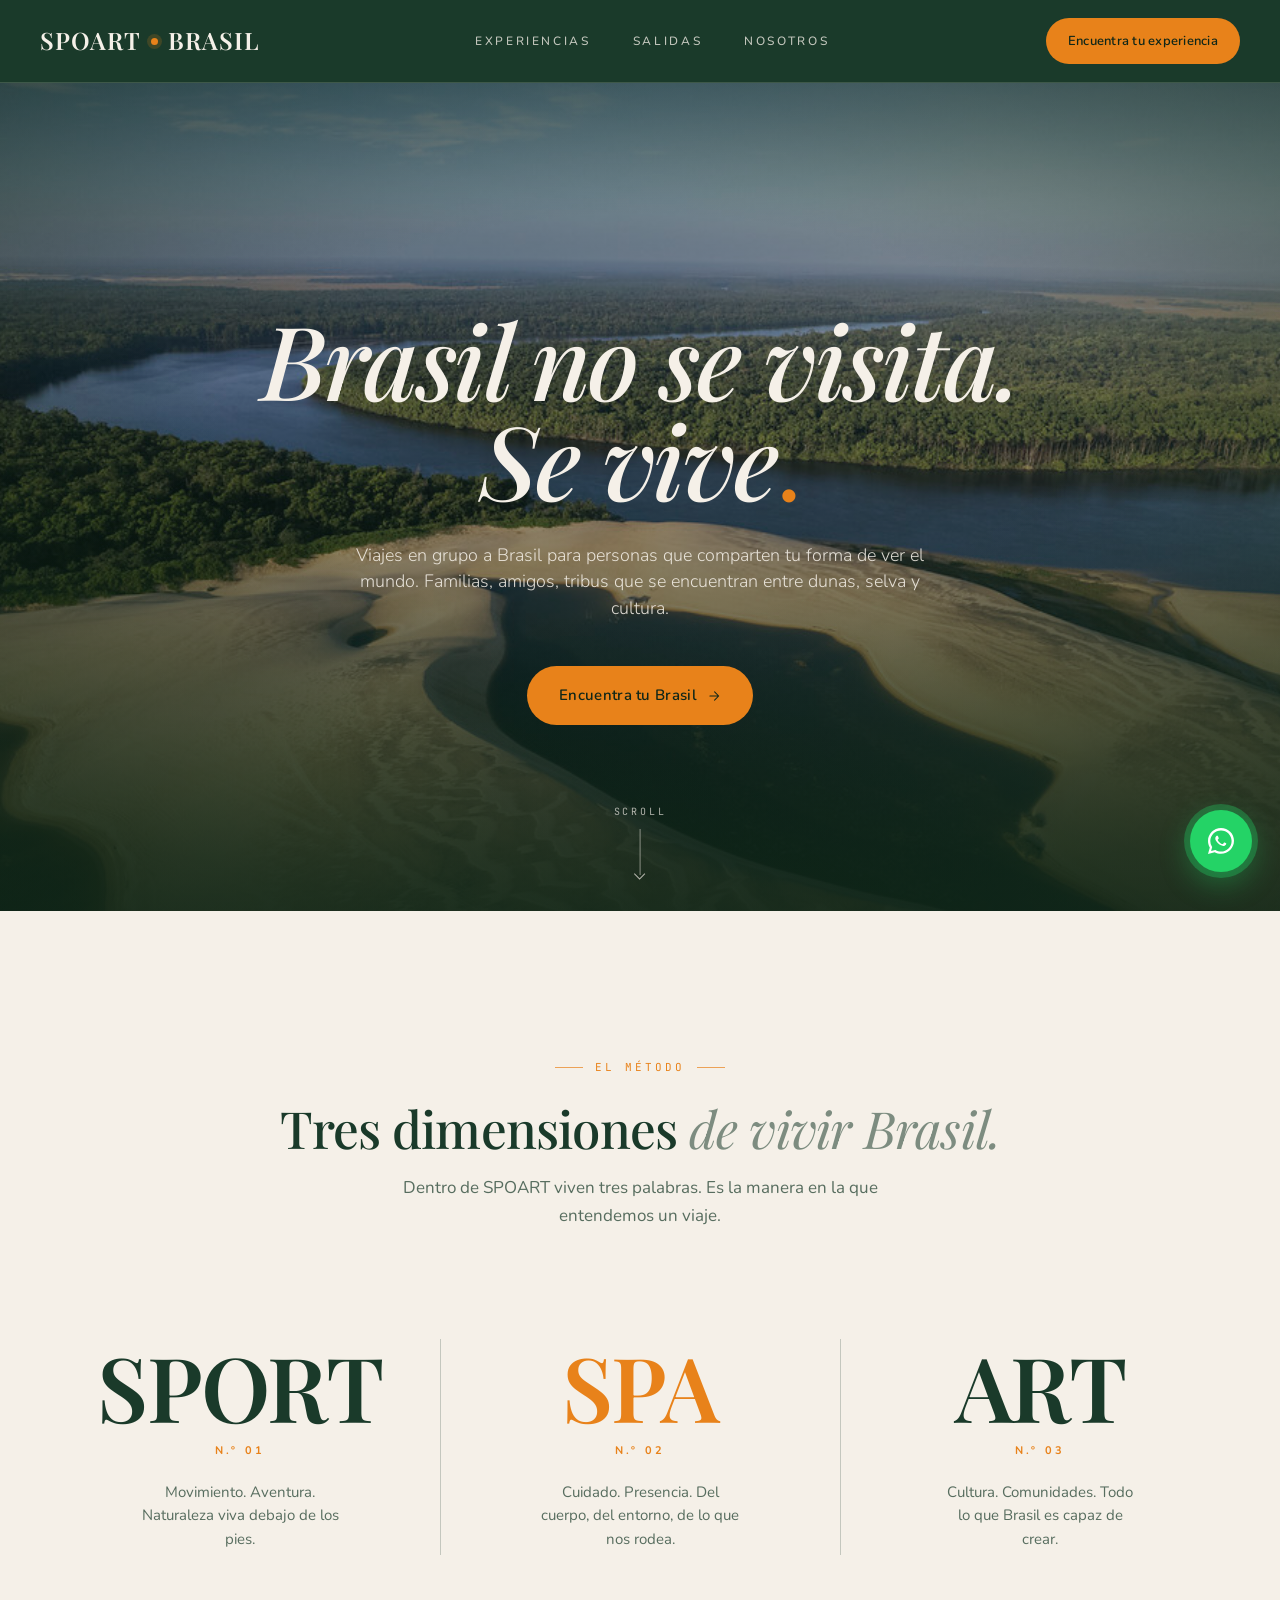
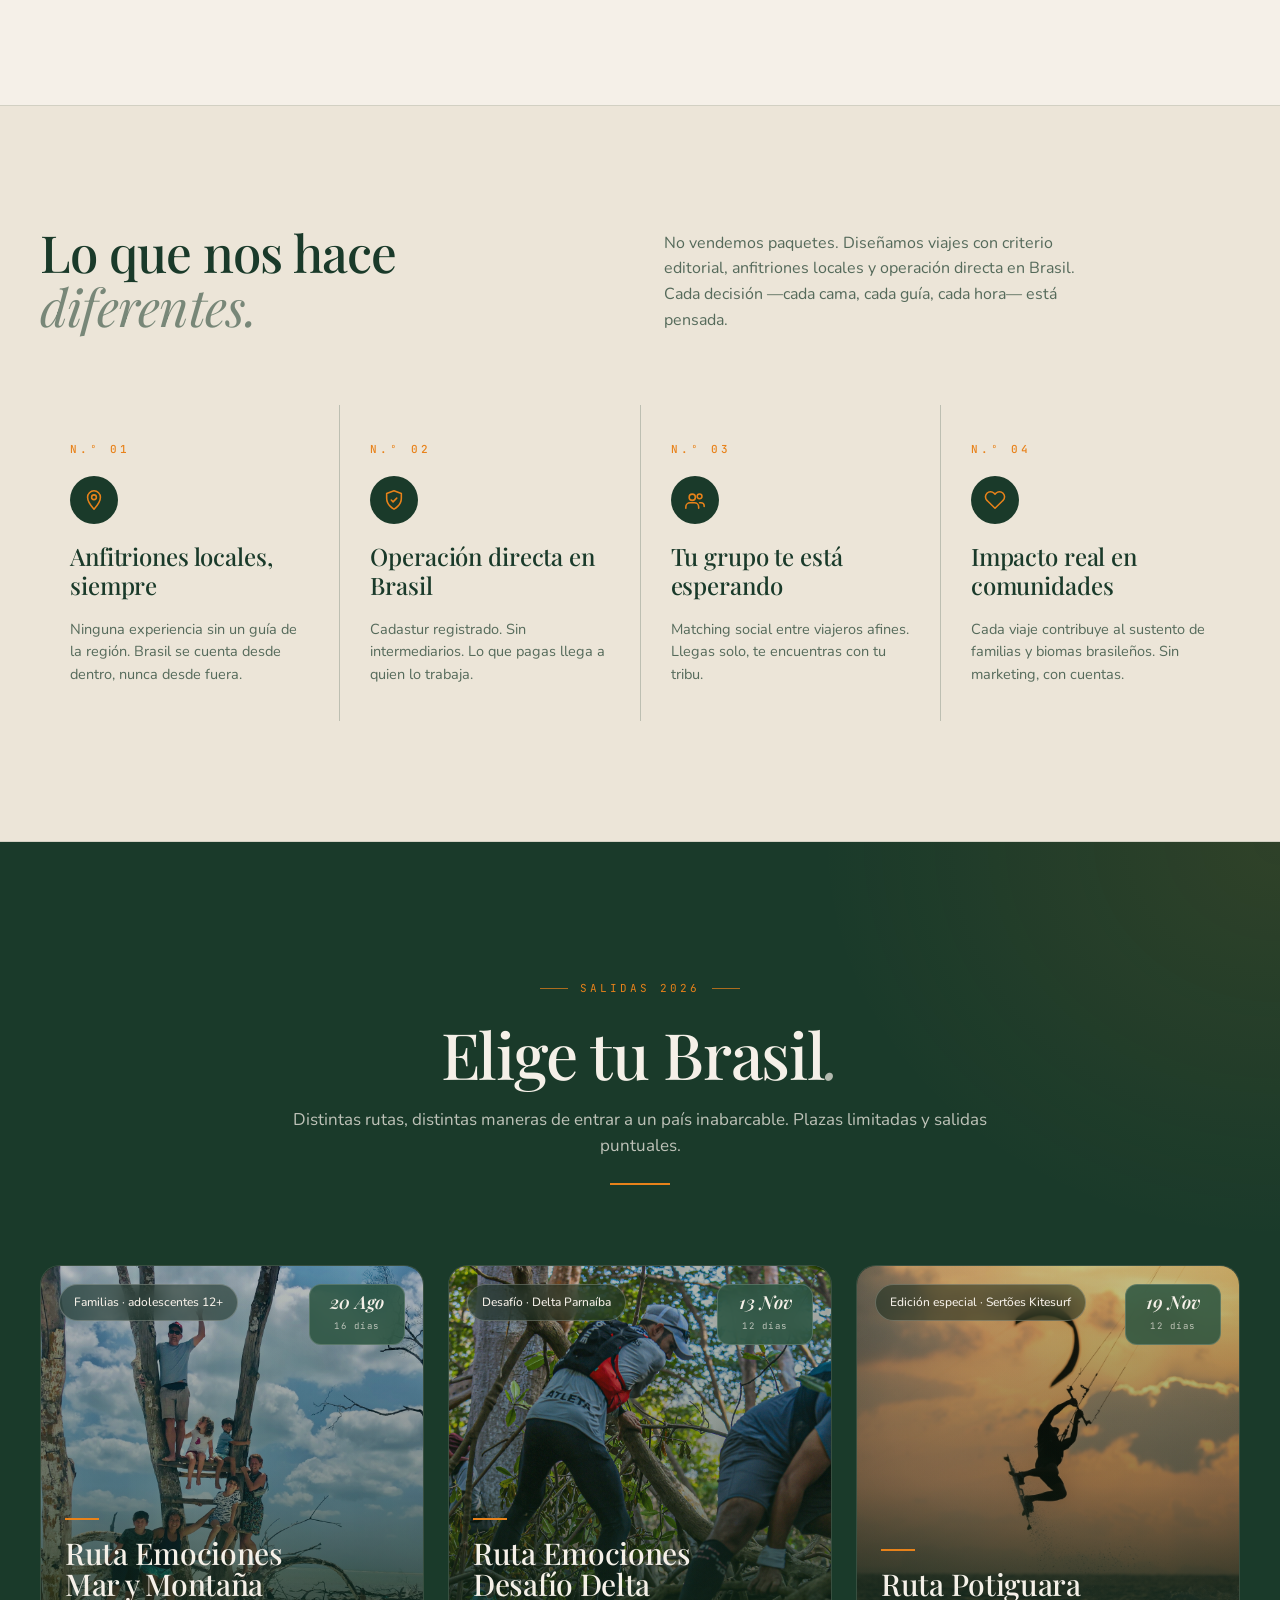
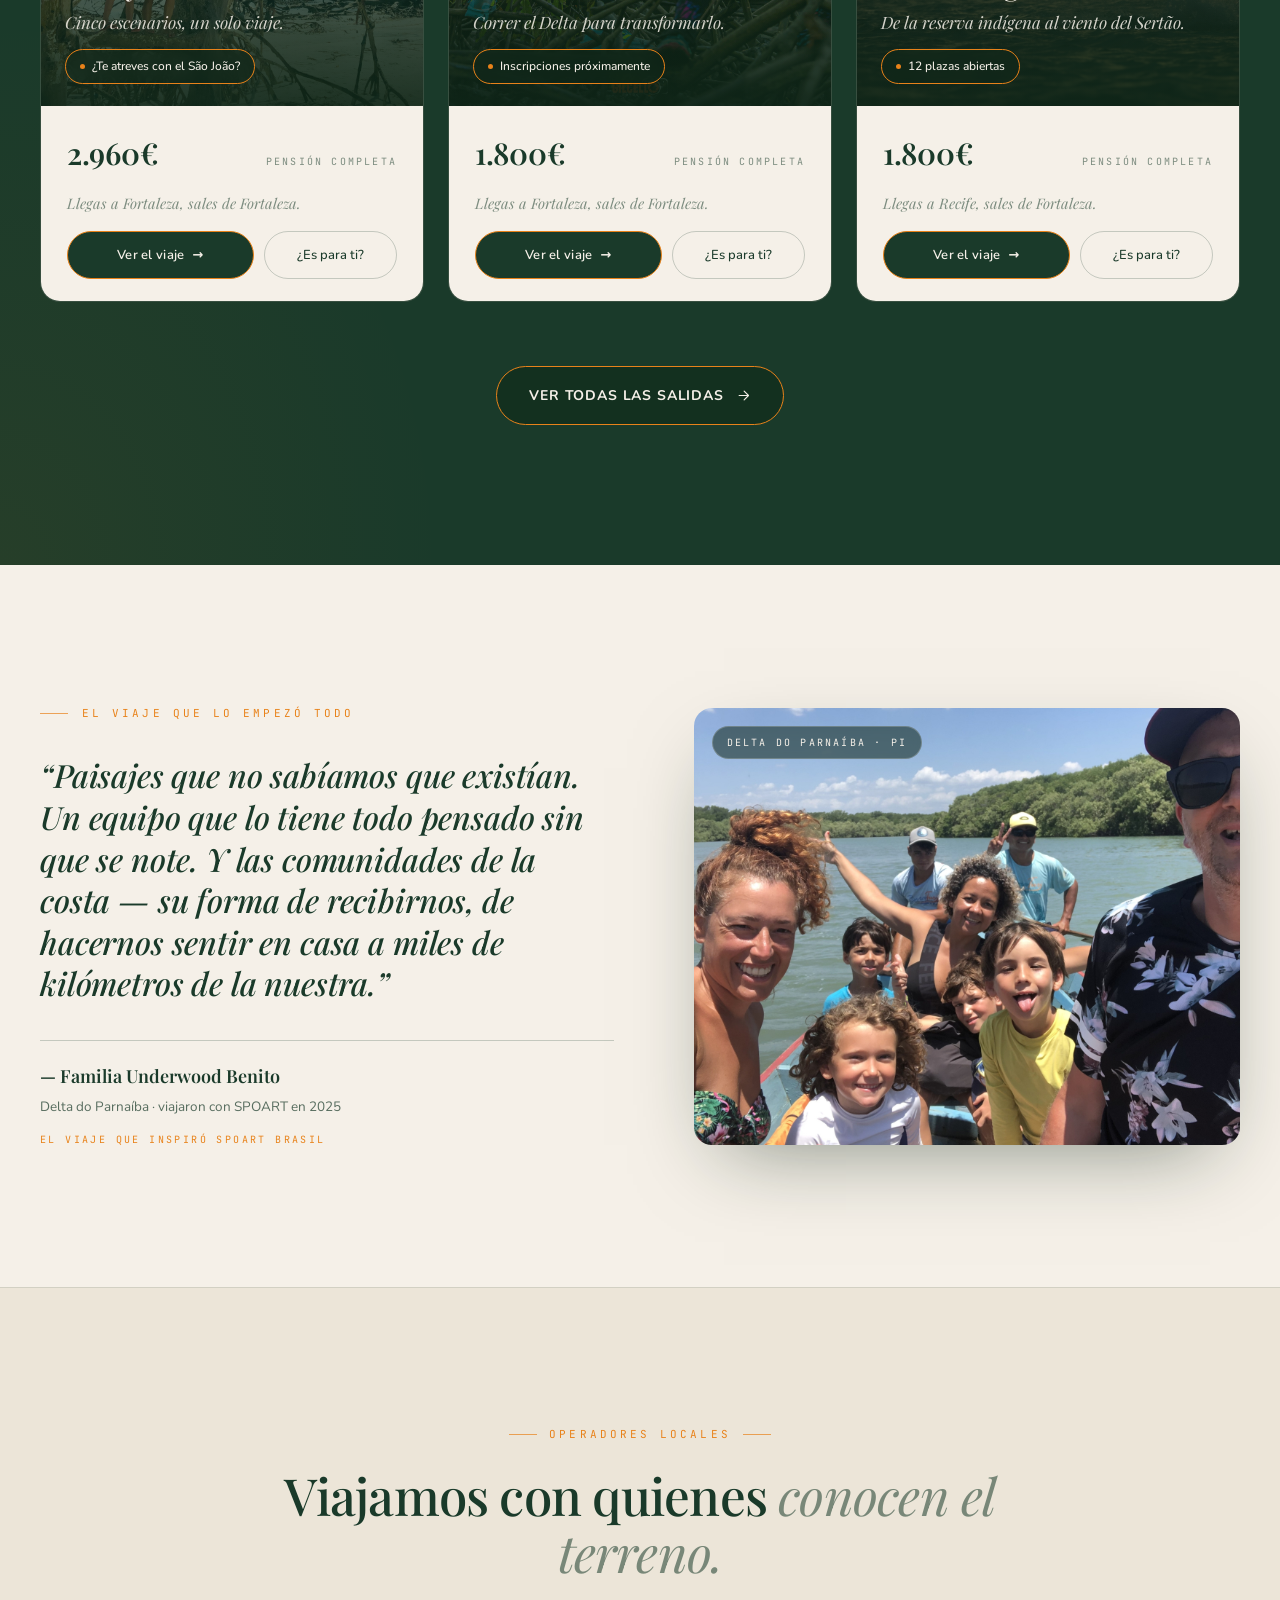
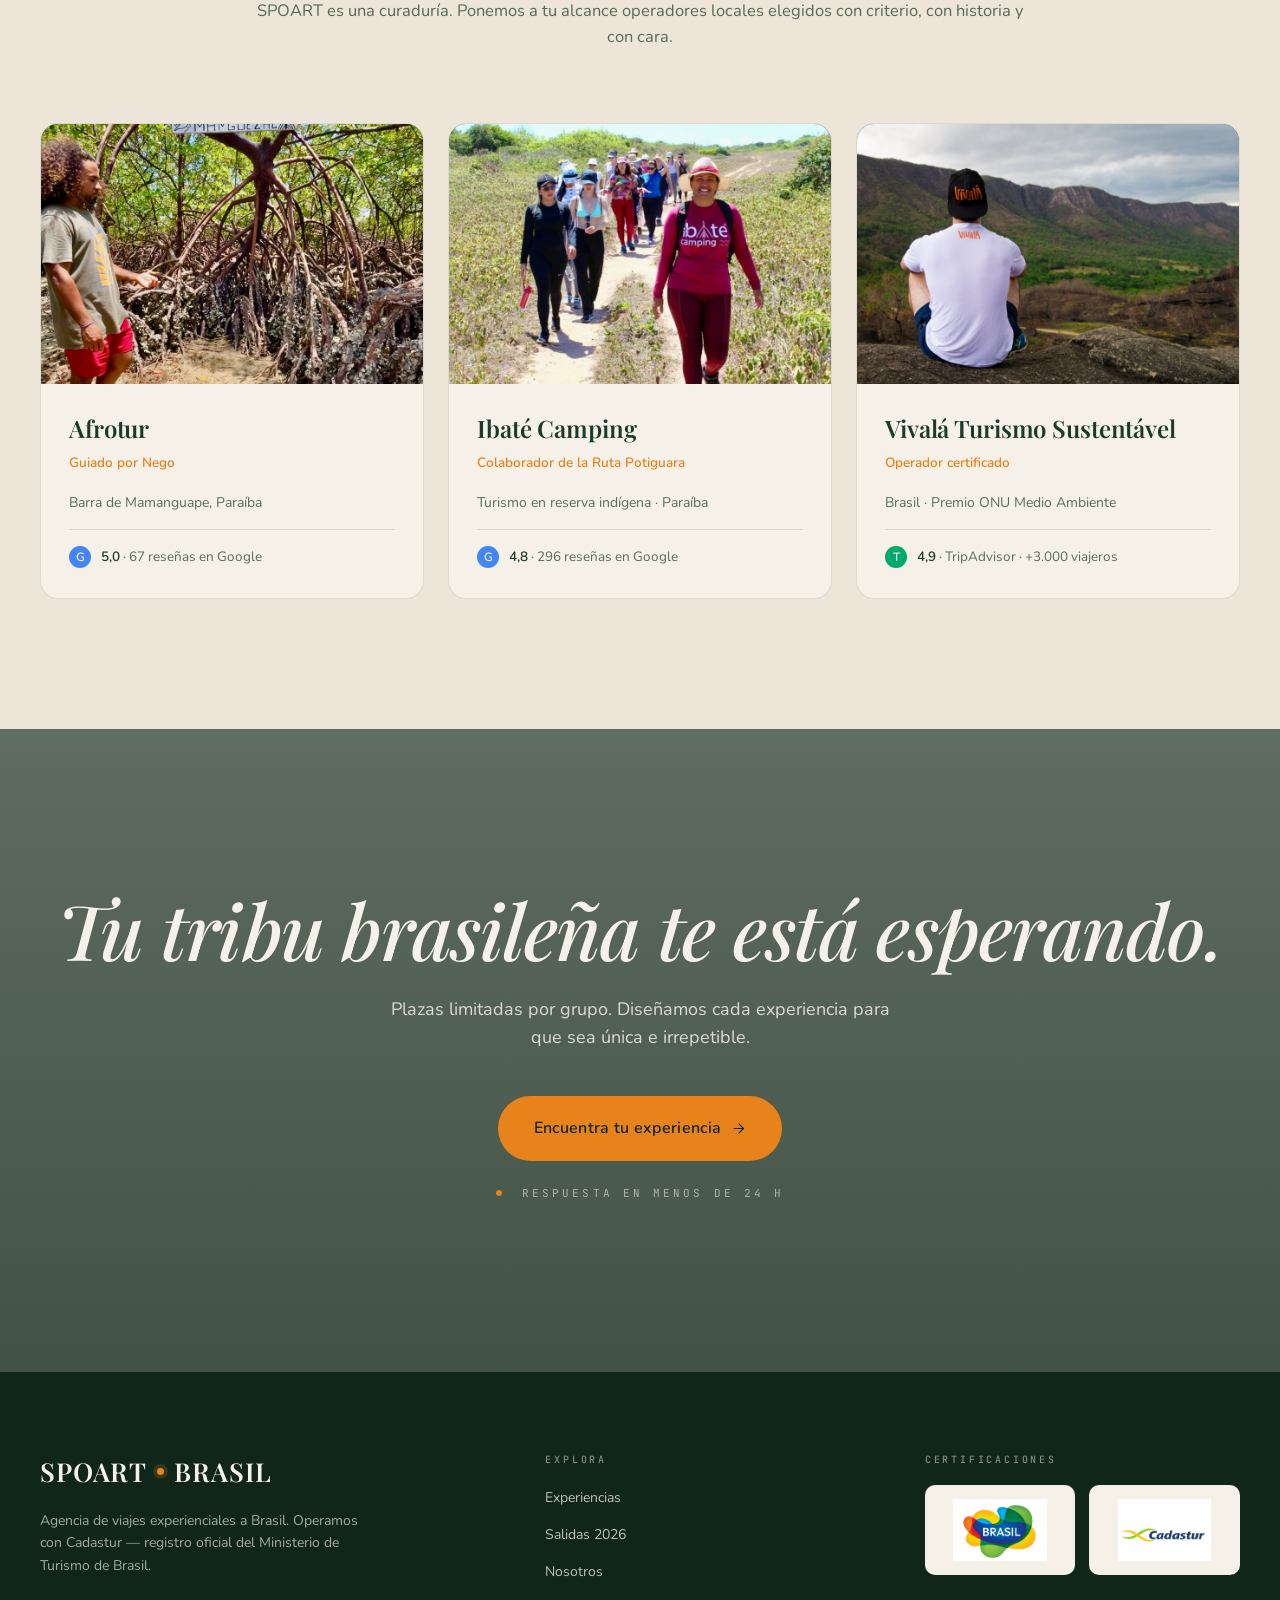
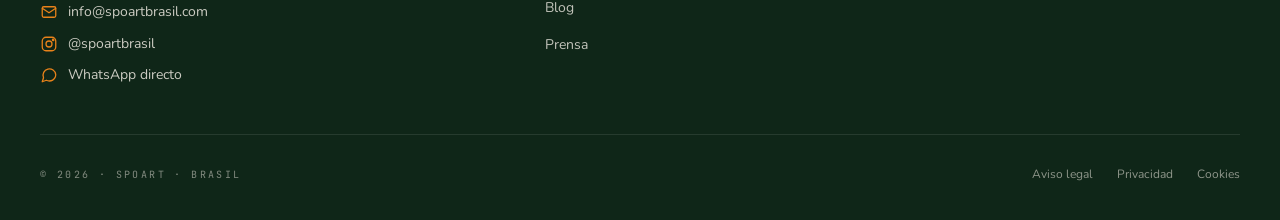
<file: index.html>
<!doctype html>
<html lang="es">
<head>
<meta charset="utf-8" />
<meta name="viewport" content="width=device-width,initial-scale=1" />
<title>SPOART·BRASIL — Brasil no se visita. Se vive.</title>
<link rel="preconnect" href="https://fonts.googleapis.com">
<link rel="preconnect" href="https://fonts.gstatic.com" crossorigin>
<link href="https://fonts.googleapis.com/css2?family=Playfair+Display:ital,wght@0,400;0,500;0,600;0,700;1,400;1,500;1,600&family=Nunito:wght@300;400;500;600;700;800&family=JetBrains+Mono:wght@400;500&display=swap" rel="stylesheet">
<style>
  :root{
    --green:#1a3a2a;
    --green-2:#13301f;
    --green-3:#0f2618;
    --green-soft:#2b5440;
    --green-line:rgba(245,240,232,.16);
    --cream:#f5f0e8;
    --cream-2:#ece5d8;
    --cream-3:#e3dac8;
    --orange:#e8821a;
    --orange-hi:#f1932f;
    --ink:#1a3a2a;
    --ink-soft:rgba(26,58,42,.72);
    --ink-mute:rgba(26,58,42,.55);
    --hair:rgba(26,58,42,.12);
    --hair-strong:rgba(26,58,42,.22);
    --whats:#25D366;
  }
  *{box-sizing:border-box}
  html,body{margin:0;padding:0}
  body{
    font-family:"Nunito",system-ui,sans-serif;
    background:var(--cream);color:var(--ink);
    font-size:16px;line-height:1.55;
    -webkit-font-smoothing:antialiased;text-rendering:optimizeLegibility;
  }
  a{color:inherit;text-decoration:none}
  button{font:inherit;color:inherit;background:none;border:none;cursor:pointer}
  img{display:block;max-width:100%}

  .serif{font-family:"Playfair Display",serif;font-weight:500;letter-spacing:-.005em}
  .mono{font-family:"JetBrains Mono",ui-monospace,monospace;font-size:11px;letter-spacing:.22em;text-transform:uppercase}
  .wrap{max-width:1280px;margin:0 auto;padding:0 40px}
  @media (max-width:760px){.wrap{padding:0 22px}}

  /* ============ NAV ============ */
  .nav{
    position:sticky;top:0;z-index:50;
    background:var(--green);color:var(--cream);
    border-bottom:1px solid var(--green-line);
  }
  .nav-inner{
    max-width:1440px;margin:0 auto;
    padding:18px 40px;
    display:grid;grid-template-columns:auto 1fr auto;align-items:center;gap:32px;
  }
  .logo{
    font-family:"Playfair Display",serif;
    font-size:24px;font-weight:600;letter-spacing:.04em;
    display:inline-flex;align-items:center;gap:10px;color:var(--cream);
  }
  .logo .dot{
    width:7px;height:7px;border-radius:50%;background:var(--orange);
    box-shadow:0 0 0 4px rgba(232,130,26,.18);
  }
  .nav-links{
    justify-self:center;
    display:flex;gap:42px;
    font-size:12px;font-weight:500;letter-spacing:.22em;text-transform:uppercase;
    color:rgba(245,240,232,.78);
  }
  .nav-links a{transition:.18s;position:relative;padding:6px 0}
  .nav-links a:hover{color:var(--cream)}
  .nav-links a::after{
    content:"";position:absolute;left:0;right:0;bottom:0;height:1px;
    background:var(--orange);transform:scaleX(0);transform-origin:left;transition:.22s;
  }
  .nav-links a:hover::after{transform:scaleX(1)}
  .btn-cta{
    display:inline-flex;align-items:center;gap:10px;
    background:var(--orange);color:var(--green-3);
    padding:13px 22px;border-radius:999px;
    font-size:13px;font-weight:600;letter-spacing:.02em;
    transition:.18s;
  }
  .btn-cta:hover{background:var(--orange-hi);transform:translateY(-1px)}
  /* mobile hamburger */
  .nav-toggle{
    display:none;
    width:42px;height:42px;border-radius:10px;
    background:transparent;color:var(--cream);
    border:1px solid rgba(245,240,232,.22);
    align-items:center;justify-content:center;cursor:pointer;
    transition:.18s;
  }
  .nav-toggle:hover{background:rgba(245,240,232,.06);border-color:rgba(245,240,232,.4)}
  .nav-toggle .bars{
    display:flex;flex-direction:column;gap:5px;width:18px;
  }
  .nav-toggle .bars span{
    display:block;height:1.6px;background:var(--cream);border-radius:2px;
    transition:transform .22s ease, opacity .18s ease;
    transform-origin:center;
  }
  .nav-toggle[aria-expanded="true"] .bars span:nth-child(1){transform:translateY(6.6px) rotate(45deg)}
  .nav-toggle[aria-expanded="true"] .bars span:nth-child(2){opacity:0}
  .nav-toggle[aria-expanded="true"] .bars span:nth-child(3){transform:translateY(-6.6px) rotate(-45deg)}

  /* mobile drawer */
  .nav-drawer{
    display:none;
    position:fixed;top:0;left:0;right:0;bottom:0;z-index:60;
    background:var(--green);
    padding:88px 28px 40px;
    flex-direction:column;gap:28px;
    overflow-y:auto;
  }
  .nav-drawer .drawer-links{
    display:flex;flex-direction:column;gap:4px;
    border-top:1px solid var(--green-line);padding-top:12px;
  }
  .nav-drawer .drawer-links a{
    display:block;padding:18px 4px;
    font-family:"Playfair Display",serif;font-weight:500;
    font-size:32px;color:var(--cream);
    border-bottom:1px solid var(--green-line);
    letter-spacing:-.01em;transition:.18s;
  }
  .nav-drawer .drawer-links a:hover{color:var(--orange);padding-left:10px}
  .nav-drawer .drawer-cta{
    margin-top:8px;
    display:inline-flex;align-items:center;justify-content:center;gap:10px;
    background:var(--orange);color:var(--green-3);
    padding:18px 26px;border-radius:999px;
    font-family:"Nunito",sans-serif;
    font-size:14px;font-weight:700;letter-spacing:.02em;
    width:100%;
    transition:.18s;
  }
  .nav-drawer .drawer-cta:hover{background:var(--orange-hi)}
  body.nav-open{overflow:hidden}
  body.nav-open .nav-drawer{display:flex}

  @media (max-width:900px){
    .nav-inner{
      grid-template-columns:auto auto;
      justify-content:space-between;
    }
    .nav-links{display:none}
    .btn-cta{display:none}
    .nav-toggle{display:inline-flex}
  }

  .btn-cta.lg{padding:18px 32px;font-size:15px;border-radius:999px}
  @media (max-width:900px){
    .nav-inner{grid-template-columns:auto 1fr auto;gap:16px}
    .nav-links{display:none}
  }

  /* ============ HERO ============ */
  .hero{
    position:relative;min-height:92vh;
    color:var(--cream);
    display:flex;align-items:center;
    overflow:hidden;
    isolation:isolate;
  }
  .hero-bg{
    position:absolute;inset:0;z-index:-2;
    background:
      linear-gradient(180deg, rgba(15,38,24,.6) 0%, rgba(15,38,24,.3) 35%, rgba(15,38,24,.88) 100%),
      url("assets/hero-rio-preguicas.jpg") center/cover no-repeat;
  }
  .hero-bg::after{
    content:"";position:absolute;inset:0;
    background:radial-gradient(80% 60% at 50% 40%, transparent 40%, rgba(15,38,24,.45) 100%);
  }
  .hero-inner{
    position:relative;z-index:1;
    width:100%;max-width:1280px;margin:0 auto;
    padding:140px 40px 100px;
    text-align:center;
  }
  .hero-eye{
    display:inline-flex;align-items:center;gap:14px;
    font-family:"JetBrains Mono",monospace;
    font-size:12px;letter-spacing:.28em;text-transform:uppercase;
    color:rgba(245,240,232,.78);
    margin-bottom:36px;
  }
  .hero-eye .sp,.hero-eye .o,.hero-eye .art{color:var(--orange);font-weight:500}
  .hero-eye .sep{color:rgba(245,240,232,.4)}
  h1.hero-title{
    font-family:"Playfair Display",serif;
    font-weight:500;font-style:italic;
    font-size:clamp(52px,8vw,128px);
    line-height:.98;letter-spacing:-.025em;
    margin:0 0 32px;
  }
  h1.hero-title .line{display:block}
  h1.hero-title .accent{color:var(--orange);font-style:normal;font-weight:400}
  .hero-sub{
    font-size:clamp(16px,1.4vw,20px);
    line-height:1.5;color:rgba(245,240,232,.88);
    max-width:54ch;margin:0 auto 44px;
    font-weight:300;
  }
  .hero-cta-row{
    display:inline-flex;align-items:center;gap:20px;flex-wrap:wrap;justify-content:center;
  }
  .btn-ghost{
    display:inline-flex;align-items:center;gap:10px;
    padding:18px 28px;border-radius:999px;
    color:var(--cream);
    border:1px solid rgba(245,240,232,.36);
    font-size:14px;font-weight:500;letter-spacing:.02em;
    transition:.18s;background:rgba(245,240,232,.04);
    backdrop-filter:blur(6px);
  }
  .btn-ghost:hover{background:rgba(245,240,232,.10);border-color:rgba(245,240,232,.6)}
  .hero-scroll{
    position:absolute;left:50%;bottom:36px;transform:translateX(-50%);z-index:1;
    color:rgba(245,240,232,.7);
    display:flex;flex-direction:column;align-items:center;gap:10px;
    font-family:"JetBrains Mono",monospace;
    font-size:10px;letter-spacing:.28em;text-transform:uppercase;
  }
  .hero-scroll .arrow{
    width:1px;height:46px;background:rgba(245,240,232,.5);position:relative;
    animation:scrollPulse 2.4s ease-in-out infinite;
  }
  .hero-scroll .arrow::after{
    content:"";position:absolute;bottom:0;left:50%;transform:translateX(-50%);
    width:7px;height:7px;border-right:1px solid rgba(245,240,232,.7);
    border-bottom:1px solid rgba(245,240,232,.7);transform:translateX(-50%) rotate(45deg);
    bottom:-3px;
  }
  @keyframes scrollPulse{0%,100%{opacity:.6}50%{opacity:1}}

  /* ============ SP·O·ART ============ */
  .spoart{
    background:var(--cream);
    padding:140px 0 130px;
    position:relative;
  }
  .spoart-head{
    text-align:center;max-width:780px;margin:0 auto 90px;
  }
  .eye-mono{
    display:inline-flex;align-items:center;gap:12px;
    font-family:"JetBrains Mono",monospace;
    font-size:11px;letter-spacing:.28em;text-transform:uppercase;
    color:var(--orange);
    margin-bottom:24px;
  }
  .eye-mono .l{width:28px;height:1px;background:var(--orange);opacity:.7}
  .spoart-head h2{
    font-family:"Playfair Display",serif;font-weight:500;
    font-size:clamp(34px,4vw,52px);letter-spacing:-.015em;line-height:1.1;
    margin:0 0 18px;color:var(--green);
  }
  .spoart-head h2 em{font-style:italic;color:var(--ink-mute);font-weight:400}
  .spoart-head p{
    font-size:17px;line-height:1.6;color:var(--ink-soft);margin:0;
    max-width:56ch;margin:0 auto;
  }
  .spoart-grid{
    display:grid;grid-template-columns:repeat(3,1fr);gap:0;
    position:relative;
  }
  @media (max-width:860px){.spoart-grid{grid-template-columns:1fr;gap:40px}}
  .spoart-col{
    text-align:center;padding:24px 36px;
    position:relative;
  }
  .spoart-col + .spoart-col::before{
    content:"";position:absolute;left:0;top:20px;bottom:20px;width:1px;
    background:var(--hair-strong);
  }
  @media (max-width:860px){.spoart-col + .spoart-col::before{display:none}}
  .spoart-letter{
    font-family:"Playfair Display",serif;
    font-weight:600;font-size:clamp(54px,7vw,96px);
    line-height:.95;color:var(--green);
    margin-bottom:14px;
    letter-spacing:-.02em;
  }
  .spoart-letter .lo{color:var(--orange)}
  .spoart-word{
    font-family:"Nunito",sans-serif;font-weight:700;
    font-size:11px;letter-spacing:.28em;text-transform:uppercase;
    color:var(--orange);margin-bottom:22px;display:block;
  }
  .spoart-col p{
    font-size:15px;color:var(--ink-soft);margin:0;line-height:1.55;
    max-width:22ch;margin:0 auto;
  }

  /* ============ DIFERENCIADORES ============ */
  .diffs{
    background:var(--cream-2);
    padding:120px 0;
    border-top:1px solid var(--hair);
    border-bottom:1px solid var(--hair);
  }
  .diffs-head{
    display:grid;grid-template-columns:1fr 1fr;gap:48px;align-items:end;
    margin-bottom:72px;
  }
  @media (max-width:860px){.diffs-head{grid-template-columns:1fr;gap:18px}}
  .diffs-head h2{
    font-family:"Playfair Display",serif;font-weight:500;
    font-size:clamp(34px,4vw,52px);letter-spacing:-.015em;line-height:1.05;
    margin:0;color:var(--green);max-width:14ch;
  }
  .diffs-head h2 em{font-style:italic;color:var(--ink-mute);font-weight:400}
  .diffs-head p{
    font-size:16px;color:var(--ink-soft);margin:0;max-width:44ch;line-height:1.6;
  }
  .diffs-grid{display:grid;grid-template-columns:repeat(4,1fr);gap:1px;background:var(--hair-strong)}
  @media (max-width:1000px){.diffs-grid{grid-template-columns:repeat(2,1fr)}}
  @media (max-width:600px){.diffs-grid{grid-template-columns:1fr}}
  .diff{
    background:var(--cream-2);padding:36px 30px;
    display:flex;flex-direction:column;gap:18px;
    transition:.22s;
  }
  .diff:hover{background:var(--cream)}
  .diff-num{
    font-family:"JetBrains Mono",monospace;
    font-size:11px;letter-spacing:.28em;color:var(--orange);font-weight:500;
  }
  .diff-icon{
    width:48px;height:48px;border-radius:50%;
    background:var(--green);color:var(--orange);
    display:inline-flex;align-items:center;justify-content:center;
  }
  .diff-icon svg{width:22px;height:22px}
  .diff h3{
    font-family:"Playfair Display",serif;font-weight:500;
    font-size:24px;color:var(--green);margin:0;line-height:1.2;letter-spacing:-.005em;
  }
  .diff p{font-size:14.5px;color:var(--ink-soft);margin:0;line-height:1.55}

  /* ============ ELIGE TU BRASIL ============ */
  .elige{
    background:var(--green);color:var(--cream);
    padding:130px 0 140px;
    position:relative;overflow:hidden;
  }
  .elige::before{
    content:"";position:absolute;inset:0;pointer-events:none;
    background:
      radial-gradient(60% 50% at 100% 0%, rgba(232,130,26,.10), transparent 60%),
      radial-gradient(50% 60% at 0% 100%, rgba(232,130,26,.06), transparent 70%);
  }
  .elige-head{text-align:center;max-width:760px;margin:0 auto 80px;position:relative}
  .elige-head .eye-mono{color:var(--orange)}
  .elige-head h2{
    font-family:"Playfair Display",serif;font-weight:500;
    font-size:clamp(40px,5vw,72px);letter-spacing:-.02em;line-height:1.02;
    margin:0 0 20px;color:var(--cream);
  }
  .elige-head h2 em{font-style:italic;color:rgba(245,240,232,.7);font-weight:400}
  .elige-head .underline{
    width:60px;height:2px;background:var(--orange);margin:24px auto 0;
  }
  .elige-head p{font-size:17px;color:rgba(245,240,232,.75);margin:18px 0 0;line-height:1.55}
  .routes{
    display:grid;grid-template-columns:repeat(3,1fr);gap:24px;
    position:relative;
  }
  @media (max-width:1000px){.routes{grid-template-columns:1fr;max-width:480px;margin:0 auto}}

  .route{
    background:var(--green-2);
    border-radius:20px;overflow:hidden;
    display:flex;flex-direction:column;
    transition:.22s;
    border:1px solid var(--green-line);
  }
  .route:hover{transform:translateY(-6px);border-color:rgba(232,130,26,.4)}
  .route-img{
    position:relative;aspect-ratio:4/4.6;overflow:hidden;
    background:var(--green-3);
  }
  .route-img .ph-img{
    position:absolute;inset:0;background-size:cover;background-position:center;
    transition:transform 1.6s ease;
  }
  .route:hover .ph-img{transform:scale(1.04)}
  .route-img::after{
    content:"";position:absolute;inset:0;
    background:linear-gradient(180deg, rgba(15,38,24,.1) 0%, rgba(15,38,24,.15) 50%, rgba(15,38,24,.85) 100%);
  }
  .route-tags{
    position:absolute;top:18px;left:18px;right:18px;z-index:1;
    display:flex;justify-content:space-between;gap:10px;align-items:flex-start;
  }
  .tag-aud{
    background:rgba(15,38,24,.5);backdrop-filter:blur(10px);
    color:var(--cream);
    border:1px solid rgba(245,240,232,.24);
    border-radius:999px;padding:8px 14px;
    font-size:12px;font-weight:500;
  }
  .tag-date{
    background:rgba(43,84,64,.85);backdrop-filter:blur(10px);
    color:var(--cream);
    border:1px solid rgba(245,240,232,.18);
    border-radius:12px;padding:8px 14px;
    text-align:center;font-family:"Playfair Display",serif;
    white-space:nowrap;flex:none;min-width:96px;
  }
  .tag-date .d{font-size:18px;font-weight:600;line-height:1;font-style:italic;display:block;white-space:nowrap}
  .tag-date .y{
    font-family:"JetBrains Mono",monospace;
    font-size:9px;letter-spacing:.16em;
    color:rgba(245,240,232,.7);margin-top:4px;font-style:normal;
    white-space:nowrap;
  }
  .tag-aud{white-space:nowrap;max-width:100%;overflow:hidden;text-overflow:ellipsis}
  .route-text{
    position:absolute;left:24px;right:24px;bottom:22px;z-index:1;
  }
  .route-text .bar{width:34px;height:2px;background:var(--orange);margin-bottom:18px}
  .route-text h3{
    font-family:"Playfair Display",serif;font-weight:500;
    font-size:30px;color:var(--cream);margin:0 0 8px;line-height:1.05;letter-spacing:-.01em;
  }
  .route-text .sub{
    font-family:"Playfair Display",serif;font-style:italic;font-weight:400;
    font-size:17px;color:rgba(245,240,232,.85);margin:0 0 14px;
  }
  .route-pill{
    display:inline-flex;align-items:center;gap:7px;
    background:rgba(15,38,24,.5);backdrop-filter:blur(8px);
    color:var(--cream);
    border:1px solid var(--orange);
    border-radius:999px;padding:7px 14px;
    font-size:12px;font-weight:500;
    font-family:"Nunito",sans-serif;
  }
  .route-pill::before{content:"";width:5px;height:5px;border-radius:50%;background:var(--orange)}

  .route-foot{
    background:var(--cream);color:var(--green);
    padding:24px 26px 22px;
    display:flex;flex-direction:column;gap:16px;
  }
  .route-price{display:flex;justify-content:space-between;align-items:baseline;gap:12px}
  .route-price .p{
    font-family:"Playfair Display",serif;font-weight:600;
    font-size:30px;color:var(--green);letter-spacing:-.01em;
  }
  .route-price .meta{
    font-family:"JetBrains Mono",monospace;
    font-size:10px;letter-spacing:.22em;text-transform:uppercase;
    color:var(--ink-mute);
  }
  .route-arrival{
    font-family:"Playfair Display",serif;font-style:italic;font-weight:400;
    font-size:14.5px;color:var(--ink-mute);margin:0;
  }
  .route-buttons{display:grid;grid-template-columns:1.4fr 1fr;gap:10px}

  .elige-cta{
    margin-top:64px;text-align:center;position:relative;
  }
  .btn-green-lg{
    display:inline-flex;align-items:center;gap:12px;
    background:var(--green-2);color:var(--cream);
    border:1px solid var(--orange);
    padding:18px 32px;border-radius:999px;
    font-family:"Nunito",sans-serif;
    font-size:14px;font-weight:700;letter-spacing:.06em;text-transform:uppercase;
    transition:.22s;
  }
  .btn-green-lg:hover{background:var(--orange);color:var(--green-3);border-color:var(--orange);transform:translateY(-2px)}
  .btn-green{
    background:var(--green);color:var(--cream);
    border:1px solid var(--orange);
    border-radius:999px;padding:13px 18px;
    font-size:13px;font-weight:600;letter-spacing:.02em;
    display:inline-flex;align-items:center;justify-content:center;gap:8px;
    transition:.18s;cursor:pointer;
  }
  .btn-green:hover{background:var(--green-2)}
  .btn-outline{
    background:transparent;color:var(--green);
    border:1px solid var(--hair-strong);
    border-radius:999px;padding:13px 18px;
    font-size:13px;font-weight:500;
    display:inline-flex;align-items:center;justify-content:center;gap:6px;
    transition:.18s;cursor:pointer;
  }
  .btn-outline:hover{border-color:var(--green);background:var(--cream-2)}

  /* ============ TESTIMONIO ============ */
  .testi{
    background:var(--cream);
    padding:140px 0;
  }
  .testi-grid{
    display:grid;grid-template-columns:1.05fr 1fr;gap:80px;align-items:center;
  }
  @media (max-width:900px){.testi-grid{grid-template-columns:1fr;gap:48px}}
  .testi-eye{
    font-family:"JetBrains Mono",monospace;
    font-size:11px;letter-spacing:.28em;text-transform:uppercase;
    color:var(--orange);margin-bottom:32px;
    display:flex;align-items:center;gap:14px;
  }
  .testi-eye .l{width:28px;height:1px;background:var(--orange);opacity:.7}
  .testi q{
    quotes:none;display:block;
    font-family:"Playfair Display",serif;
    font-style:italic;font-weight:500;
    font-size:clamp(24px,2.5vw,34px);
    line-height:1.3;color:var(--green);
    letter-spacing:-.005em;margin:0 0 36px;
  }
  .testi q::before{content:"\201C"}
  .testi q::after{content:"\201D"}
  .testi-by{
    border-top:1px solid var(--hair-strong);padding-top:22px;
    display:flex;flex-direction:column;gap:6px;
  }
  .testi-by .who{
    font-family:"Playfair Display",serif;font-weight:600;font-size:18px;color:var(--green);
  }
  .testi-by .place{
    font-size:13.5px;color:var(--ink-soft);
  }
  .testi-by .tag{
    margin-top:8px;
    font-family:"JetBrains Mono",monospace;
    font-size:10px;letter-spacing:.24em;text-transform:uppercase;
    color:var(--orange);
  }
  .testi-img{
    position:relative;aspect-ratio:4/3.2;border-radius:18px;overflow:hidden;
    box-shadow:0 30px 80px -30px rgba(15,38,24,.5);
  }
  .testi-img .img{
    position:absolute;inset:0;
    background:url("assets/testimonio-familia.jpg") center 30%/cover;
  }
  .testi-stamp{
    position:absolute;top:18px;left:18px;
    background:rgba(15,38,24,.55);backdrop-filter:blur(10px);
    color:var(--cream);
    border:1px solid rgba(245,240,232,.22);
    border-radius:999px;padding:8px 14px;
    font-family:"JetBrains Mono",monospace;
    font-size:10px;letter-spacing:.22em;text-transform:uppercase;
  }

  /* ============ OPERADORES ============ */
  .ops{
    background:var(--cream-2);
    padding:130px 0;
    border-top:1px solid var(--hair);
  }
  .ops-head{text-align:center;max-width:780px;margin:0 auto 72px}
  .ops-head h2{
    font-family:"Playfair Display",serif;font-weight:500;
    font-size:clamp(34px,4vw,52px);letter-spacing:-.015em;line-height:1.1;
    margin:0 0 18px;color:var(--green);
  }
  .ops-head h2 em{font-style:italic;color:var(--ink-mute);font-weight:400}
  .ops-head p{font-size:16.5px;color:var(--ink-soft);margin:0;line-height:1.6}

  .ops-grid{display:grid;grid-template-columns:repeat(3,1fr);gap:24px}
  @media (max-width:900px){.ops-grid{grid-template-columns:1fr;max-width:440px;margin:0 auto}}
  .op{
    background:var(--cream);
    border-radius:18px;overflow:hidden;
    border:1px solid var(--hair);
    transition:.22s;display:flex;flex-direction:column;
  }
  .op:hover{transform:translateY(-4px);border-color:var(--orange)}
  .op-img{
    aspect-ratio:5/3.4;background:var(--green-soft);position:relative;overflow:hidden;
  }
  .op-img .img{position:absolute;inset:0;background-size:cover;background-position:center}
  .op-img.brand{
    background:var(--orange);
    display:flex;align-items:center;justify-content:center;
  }
  .op-img.brand .mark{
    font-family:"Playfair Display",serif;font-style:italic;font-weight:600;
    font-size:72px;color:var(--cream);letter-spacing:-.02em;
  }
  .op-body{padding:26px 28px 30px}
  .op h3{
    font-family:"Playfair Display",serif;font-weight:600;
    font-size:24px;color:var(--green);margin:0 0 6px;letter-spacing:-.005em;
  }
  .op-role{
    color:var(--orange);font-size:13.5px;font-weight:600;margin:0 0 18px;
  }
  .op-meta{
    color:var(--ink-soft);font-size:14px;margin:0 0 16px;
  }
  .op-rate{
    display:flex;align-items:center;gap:10px;
    color:var(--ink-soft);font-size:13.5px;
    border-top:1px solid var(--hair);padding-top:16px;
  }
  .op-rate .b{
    width:22px;height:22px;border-radius:50%;
    display:inline-flex;align-items:center;justify-content:center;
    color:var(--cream);font-size:12px;font-weight:600;flex:none;
  }
  .op-rate .b.g{background:#4285F4}
  .op-rate .b.t{background:#00AA6C}
  .op-rate b{color:var(--green);font-weight:600}

  /* ============ CTA FINAL ============ */
  .cta-final{
    position:relative;color:var(--cream);
    padding:160px 0 170px;
    overflow:hidden;isolation:isolate;text-align:center;
  }
  .cta-final::before{
    content:"";position:absolute;inset:0;z-index:-2;
    background:
      linear-gradient(180deg, rgba(15,38,24,.65) 0%, rgba(15,38,24,.78) 100%),
      url("https://picsum.photos/seed/spoart-cta-selva/2400/1400") center/cover;
  }
  .cta-final h2{
    font-family:"Playfair Display",serif;font-weight:500;font-style:italic;
    font-size:clamp(40px,6vw,84px);letter-spacing:-.02em;line-height:1.05;
    margin:0 0 26px;
  }
  .cta-final p{
    font-size:18px;color:rgba(245,240,232,.85);
    max-width:48ch;margin:0 auto 44px;line-height:1.55;
  }
  .cta-final .response{
    margin-top:24px;
    font-family:"JetBrains Mono",monospace;
    font-size:11px;letter-spacing:.28em;text-transform:uppercase;
    color:rgba(245,240,232,.6);
  }
  .cta-final .response .pip{
    display:inline-block;width:6px;height:6px;border-radius:50%;
    background:var(--orange);margin-right:10px;vertical-align:middle;
    animation:pulse 2.2s ease-in-out infinite;
  }
  @keyframes pulse{0%,100%{opacity:.5}50%{opacity:1}}

  /* ============ FOOTER ============ */
  .foot{
    background:var(--green-3);color:rgba(245,240,232,.7);
    padding:80px 0 36px;
  }
  .foot-grid{
    display:grid;grid-template-columns:1.4fr 1fr 1fr;gap:64px;
    padding-bottom:48px;border-bottom:1px solid rgba(245,240,232,.10);
  }
  @media (max-width:860px){.foot-grid{grid-template-columns:1fr;gap:36px}}
  .foot .logo{margin-bottom:18px;font-size:26px}
  .foot p.desc{
    font-size:14px;line-height:1.6;color:rgba(245,240,232,.66);
    max-width:42ch;margin:0 0 24px;
  }
  .foot .contact{
    display:flex;flex-direction:column;gap:10px;
    font-size:14px;
  }
  .foot .contact a{
    display:inline-flex;align-items:center;gap:10px;
    color:rgba(245,240,232,.82);transition:.18s;
  }
  .foot .contact a:hover{color:var(--orange)}
  .foot .contact .ic{
    width:18px;height:18px;color:var(--orange);
  }
  .foot h4{
    font-family:"JetBrains Mono",monospace;
    font-size:10px;letter-spacing:.28em;text-transform:uppercase;
    color:rgba(245,240,232,.5);
    margin:0 0 18px;font-weight:500;
  }
  .foot ul{list-style:none;padding:0;margin:0;display:flex;flex-direction:column;gap:12px}
  .foot ul a{font-size:14px;color:rgba(245,240,232,.78);transition:.18s}
  .foot ul a:hover{color:var(--orange)}
  .badges{
    display:grid;grid-template-columns:1fr 1fr;gap:14px;
    margin-top:6px;
  }
  .badge{
    background:var(--cream);border-radius:10px;
    padding:14px 16px;
    display:flex;align-items:center;justify-content:center;
    aspect-ratio:5/3;overflow:hidden;
  }
  .badge img{
    max-width:100%;max-height:100%;width:auto;height:auto;
    object-fit:contain;display:block;
  }
  .foot-bottom{
    padding-top:30px;display:flex;justify-content:space-between;align-items:center;gap:18px;
    font-size:12px;color:rgba(245,240,232,.5);flex-wrap:wrap;
  }
  .foot-bottom .legal{display:flex;gap:24px}
  .foot-bottom .legal a{color:rgba(245,240,232,.55);transition:.18s}
  .foot-bottom .legal a:hover{color:var(--orange)}
  .foot-bottom .mark{font-family:"JetBrains Mono",monospace;font-size:10px;letter-spacing:.24em;text-transform:uppercase}

  /* ============ WHATSAPP ============ */
  .whats{
    position:fixed;right:28px;bottom:28px;z-index:80;
    width:62px;height:62px;border-radius:50%;
    background:var(--whats);color:#fff;
    display:flex;align-items:center;justify-content:center;
    box-shadow:0 10px 30px rgba(37,211,102,.4), 0 4px 10px rgba(0,0,0,.18);
    transition:.22s;
  }
  .whats:hover{transform:scale(1.06)}
  .whats svg{width:32px;height:32px}
  .whats::before{
    content:"";position:absolute;inset:-6px;border-radius:50%;
    background:var(--whats);opacity:.32;z-index:-1;
    animation:whatsPulse 2.2s ease-out infinite;
  }
  @keyframes whatsPulse{0%{transform:scale(1);opacity:.32}100%{transform:scale(1.4);opacity:0}}
  @media (max-width:600px){
    .whats{right:18px;bottom:18px;width:56px;height:56px}
    .whats svg{width:28px;height:28px}
  }

  /* utility */
  .arr{display:inline-block;transition:transform .22s}
  .btn-green:hover .arr{transform:translateX(3px)}

</style>
</head>
<body>

<!-- ====== NAV ====== -->
<nav class="nav" data-screen-label="Nav">
  <div class="nav-inner">
    <a class="logo" href="#" aria-label="SPOART·BRASIL">
      SPOART <span class="dot" aria-hidden="true"></span> BRASIL
    </a>
    <div class="nav-links">
      <a href="#spoart">Experiencias</a>
      <a href="salidas.html">Salidas</a>
      <a href="#testimonio">Nosotros</a>
    </div>
    <a class="btn-cta" href="salidas.html">Encuentra tu experiencia</a>
    <button class="nav-toggle" id="nav-toggle" type="button" aria-controls="nav-drawer" aria-expanded="false" aria-label="Abrir menú">
      <span class="bars" aria-hidden="true"><span></span><span></span><span></span></span>
    </button>
  </div>

  <div class="nav-drawer" id="nav-drawer" aria-hidden="true">
    <div class="drawer-links">
      <a href="index.html#spoart">Experiencias</a>
      <a href="salidas.html">Salidas</a>
      <a href="nosotros.html">Nosotros</a>
    </div>
    <a class="drawer-cta" href="salidas.html">Encuentra tu experiencia</a>
  </div>
</nav>

<!-- ====== HERO ====== -->
<header class="hero" data-screen-label="Hero">
  <div class="hero-bg" aria-hidden="true"></div>
  <div class="hero-inner">
    <h1 class="hero-title">
      <span class="line">Brasil no se visita.</span>
      <span class="line">Se vive<span class="accent">.</span></span>
    </h1>
    <p class="hero-sub">
      Viajes en grupo a Brasil para personas que comparten tu forma de ver el mundo. Familias, amigos, tribus que se encuentran entre dunas, selva y cultura.
    </p>
    <div class="hero-cta-row">
      <a class="btn-cta lg" href="salidas.html">
        Encuentra tu Brasil
        <svg viewBox="0 0 24 24" fill="none" stroke="currentColor" stroke-width="1.8" stroke-linecap="round" stroke-linejoin="round" width="14" height="14"><path d="M5 12h14M13 5l7 7-7 7"/></svg>
      </a>
    </div>
  </div>
  <div class="hero-scroll" aria-hidden="true">
    <span>Scroll</span>
    <span class="arrow"></span>
  </div>
</header>

<!-- ====== SP · O · ART ====== -->
<section class="spoart" id="spoart" data-screen-label="SPOART">
  <div class="wrap">
    <div class="spoart-head">
      <div class="eye-mono"><span class="l"></span> El método <span class="l"></span></div>
      <h2>Tres dimensiones <em>de vivir Brasil.</em></h2>
      <p>Dentro de SPOART viven tres palabras. Es la manera en la que entendemos un viaje.</p>
    </div>

    <div class="spoart-grid">
      <div class="spoart-col">
        <div class="spoart-letter">SPORT</div>
        <span class="spoart-word">N.º 01</span>
        <p>Movimiento. Aventura. Naturaleza viva debajo de los pies.</p>
      </div>
      <div class="spoart-col">
        <div class="spoart-letter"><span class="lo">SPA</span></div>
        <span class="spoart-word">N.º 02</span>
        <p>Cuidado. Presencia. Del cuerpo, del entorno, de lo que nos rodea.</p>
      </div>
      <div class="spoart-col">
        <div class="spoart-letter">ART</div>
        <span class="spoart-word">N.º 03</span>
        <p>Cultura. Comunidades. Todo lo que Brasil es capaz de crear.</p>
      </div>
    </div>
  </div>
</section>

<!-- ====== DIFERENCIADORES ====== -->
<section class="diffs" data-screen-label="Diferenciadores">
  <div class="wrap">
    <div class="diffs-head">
      <h2>Lo que nos hace <em>diferentes.</em></h2>
      <p>No vendemos paquetes. Diseñamos viajes con criterio editorial, anfitriones locales y operación directa en Brasil. Cada decisión —cada cama, cada guía, cada hora— está pensada.</p>
    </div>

    <div class="diffs-grid">
      <div class="diff">
        <span class="diff-num">N.º 01</span>
        <span class="diff-icon" aria-hidden="true">
          <svg viewBox="0 0 24 24" fill="none" stroke="currentColor" stroke-width="1.7" stroke-linecap="round" stroke-linejoin="round"><path d="M12 22s-7-7.5-7-13a7 7 0 0114 0c0 5.5-7 13-7 13z"/><circle cx="12" cy="9" r="2.6"/></svg>
        </span>
        <h3>Anfitriones locales, siempre</h3>
        <p>Ninguna experiencia sin un guía de la región. Brasil se cuenta desde dentro, nunca desde fuera.</p>
      </div>
      <div class="diff">
        <span class="diff-num">N.º 02</span>
        <span class="diff-icon" aria-hidden="true">
          <svg viewBox="0 0 24 24" fill="none" stroke="currentColor" stroke-width="1.7" stroke-linecap="round" stroke-linejoin="round"><path d="M12 22s8-4 8-12V5l-8-3-8 3v5c0 8 8 12 8 12z"/><path d="M9 12l2 2 4-4"/></svg>
        </span>
        <h3>Operación directa en Brasil</h3>
        <p>Cadastur registrado. Sin intermediarios. Lo que pagas llega a quien lo trabaja.</p>
      </div>
      <div class="diff">
        <span class="diff-num">N.º 03</span>
        <span class="diff-icon" aria-hidden="true">
          <svg viewBox="0 0 24 24" fill="none" stroke="currentColor" stroke-width="1.7" stroke-linecap="round" stroke-linejoin="round"><circle cx="9" cy="9" r="3.4"/><path d="M2 21v-1.4A4.6 4.6 0 016.6 15h4.8A4.6 4.6 0 0116 19.6V21"/><circle cx="17" cy="8" r="2.6"/><path d="M22 19v-.6a3.4 3.4 0 00-3.4-3.4H17"/></svg>
        </span>
        <h3>Tu grupo te está esperando</h3>
        <p>Matching social entre viajeros afines. Llegas solo, te encuentras con tu tribu.</p>
      </div>
      <div class="diff">
        <span class="diff-num">N.º 04</span>
        <span class="diff-icon" aria-hidden="true">
          <svg viewBox="0 0 24 24" fill="none" stroke="currentColor" stroke-width="1.7" stroke-linecap="round" stroke-linejoin="round"><path d="M20.8 4.6a5.5 5.5 0 00-7.8 0L12 5.6l-1-1a5.5 5.5 0 00-7.8 7.8l1 1L12 21l7.8-7.6 1-1a5.5 5.5 0 000-7.8z"/></svg>
        </span>
        <h3>Impacto real en comunidades</h3>
        <p>Cada viaje contribuye al sustento de familias y biomas brasileños. Sin marketing, con cuentas.</p>
      </div>
    </div>
  </div>
</section>

<!-- ====== ELIGE TU BRASIL ====== -->
<section class="elige" id="elige" data-screen-label="Elige tu Brasil">
  <div class="wrap">
    <div class="elige-head">
      <div class="eye-mono"><span class="l" style="background:var(--orange)"></span> Salidas 2026 <span class="l" style="background:var(--orange)"></span></div>
      <h2>Elige tu Brasil<em>.</em></h2>
      <p>Distintas rutas, distintas maneras de entrar a un país inabarcable. Plazas limitadas y salidas puntuales.</p>
      <div class="underline" aria-hidden="true"></div>
    </div>

    <div class="routes">

      <!-- Ruta 1 — 20 Ago Familias -->
      <article class="route">
        <div class="route-img">
          <div class="ph-img" style="background-image:linear-gradient(180deg, rgba(15,38,24,.15), rgba(15,38,24,.55)), url('assets/salidas/familia-arbol.jpg')"></div>
          <div class="route-tags">
            <span class="tag-aud">Familias · adolescentes 12+</span>
            <span class="tag-date"><span class="d">20 Ago</span><span class="y">16 días</span></span>
          </div>
          <div class="route-text">
            <div class="bar"></div>
            <h3>Ruta Emociones<br/>Mar y Montaña</h3>
            <p class="sub">Cinco escenarios, un solo viaje.</p>
            <span class="route-pill">¿Te atreves con el São João?</span>
          </div>
        </div>
        <div class="route-foot">
          <div class="route-price">
            <span class="p">2.960€</span>
            <span class="meta">Pensión completa</span>
          </div>
          <p class="route-arrival">Llegas a Fortaleza, sales de Fortaleza.</p>
          <div class="route-buttons">
            <a class="btn-green" target="_blank" rel="noopener" href="https://vive.spoartbrasil.com/ruta-emociones-mar-montana">Ver el viaje <span class="arr">→</span></a>
            <a class="btn-outline" target="_blank" rel="noopener" href="https://wa.me/34609655446?text=Hola%2C%20me%20interesa%20una%20de%20las%20salidas%20de%20Spoart%20Brasil">¿Es para ti?</a>
          </div>
        </div>
      </article>

      <!-- Ruta 2 — 13 Nov Desafío Delta -->
      <article class="route">
        <div class="route-img">
          <div class="ph-img" style="background-image:linear-gradient(180deg, rgba(15,38,24,.15), rgba(15,38,24,.55)), url('assets/salidas/desafio-delta-corredores.jpg')"></div>
          <div class="route-tags">
            <span class="tag-aud">Desafío · Delta Parnaíba</span>
            <span class="tag-date"><span class="d">13 Nov</span><span class="y">12 días</span></span>
          </div>
          <div class="route-text">
            <div class="bar"></div>
            <h3>Ruta Emociones<br/>Desafío Delta</h3>
            <p class="sub">Correr el Delta para transformarlo.</p>
            <span class="route-pill">Inscripciones próximamente</span>
          </div>
        </div>
        <div class="route-foot">
          <div class="route-price">
            <span class="p">1.800€</span>
            <span class="meta">Pensión completa</span>
          </div>
          <p class="route-arrival">Llegas a Fortaleza, sales de Fortaleza.</p>
          <div class="route-buttons">
            <a class="btn-green" target="_blank" rel="noopener" href="https://wa.me/34609655446?text=Hola%2C%20me%20interesa%20una%20de%20las%20salidas%20de%20Spoart%20Brasil">Ver el viaje <span class="arr">→</span></a>
            <a class="btn-outline" target="_blank" rel="noopener" href="https://wa.me/34609655446?text=Hola%2C%20me%20interesa%20una%20de%20las%20salidas%20de%20Spoart%20Brasil">¿Es para ti?</a>
          </div>
        </div>
      </article>

      <!-- Ruta 3 — 19 Nov Potiguara -->
      <article class="route">
        <div class="route-img">
          <div class="ph-img" style="background-image:linear-gradient(180deg, rgba(15,38,24,.15), rgba(15,38,24,.55)), url('assets/salidas/kitesurf-sunset.jpg')"></div>
          <div class="route-tags">
            <span class="tag-aud">Edición especial · Sertões Kitesurf</span>
            <span class="tag-date"><span class="d">19 Nov</span><span class="y">12 días</span></span>
          </div>
          <div class="route-text">
            <div class="bar"></div>
            <h3>Ruta Potiguara</h3>
            <p class="sub">De la reserva indígena al viento del Sertão.</p>
            <span class="route-pill">12 plazas abiertas</span>
          </div>
        </div>
        <div class="route-foot">
          <div class="route-price">
            <span class="p">1.800€</span>
            <span class="meta">Pensión completa</span>
          </div>
          <p class="route-arrival">Llegas a Recife, sales de Fortaleza.</p>
          <div class="route-buttons">
            <a class="btn-green" target="_blank" rel="noopener" href="https://wa.me/34609655446?text=Hola%2C%20me%20interesa%20una%20de%20las%20salidas%20de%20Spoart%20Brasil">Ver el viaje <span class="arr">→</span></a>
            <a class="btn-outline" target="_blank" rel="noopener" href="https://wa.me/34609655446?text=Hola%2C%20me%20interesa%20una%20de%20las%20salidas%20de%20Spoart%20Brasil">¿Es para ti?</a>
          </div>
        </div>
      </article>

    </div>

    <div class="elige-cta">
      <a class="btn-green-lg" href="salidas.html">
        Ver todas las salidas
        <svg viewBox="0 0 24 24" fill="none" stroke="currentColor" stroke-width="1.8" stroke-linecap="round" stroke-linejoin="round" width="15" height="15" aria-hidden="true"><path d="M5 12h14M13 5l7 7-7 7"/></svg>
      </a>
    </div>
  </div>
</section>
<section class="testi" id="testimonio" data-screen-label="Testimonio">
  <div class="wrap">
    <div class="testi-grid">
      <div>
        <div class="testi-eye"><span class="l"></span> El viaje que lo empezó todo</div>
        <q>Paisajes que no sabíamos que existían. Un equipo que lo tiene todo pensado sin que se note. Y las comunidades de la costa — su forma de recibirnos, de hacernos sentir en casa a miles de kilómetros de la nuestra.</q>
        <div class="testi-by">
          <span class="who">— Familia Underwood Benito</span>
          <span class="place">Delta do Parnaíba · viajaron con SPOART en 2025</span>
          <span class="tag">El viaje que inspiró Spoart Brasil</span>
        </div>
      </div>
      <div class="testi-img">
        <div class="img" aria-hidden="true"></div>
        <span class="testi-stamp">Delta do Parnaíba · PI</span>
      </div>
    </div>
  </div>
</section>

<!-- ====== OPERADORES LOCALES ====== -->
<section class="ops" data-screen-label="Operadores">
  <div class="wrap">
    <div class="ops-head">
      <div class="eye-mono"><span class="l"></span> Operadores locales <span class="l"></span></div>
      <h2>Viajamos con quienes <em>conocen el terreno.</em></h2>
      <p>SPOART es una curaduría. Ponemos a tu alcance operadores locales elegidos con criterio, con historia y con cara.</p>
    </div>

    <div class="ops-grid">
      <article class="op">
        <div class="op-img">
          <div class="img" style="background-image:url('assets/operadores/afrotur.jpg');background-position:center 30%"></div>
        </div>
        <div class="op-body">
          <h3>Afrotur</h3>
          <p class="op-role">Guiado por Nego</p>
          <p class="op-meta">Barra de Mamanguape, Paraíba</p>
          <div class="op-rate">
            <span class="b g">G</span>
            <span><b>5,0</b> · 67 reseñas en Google</span>
          </div>
        </div>
      </article>

      <article class="op">
        <div class="op-img">
          <div class="img" style="background-image:url('assets/operadores/ibate.jpg');background-position:center 35%"></div>
        </div>
        <div class="op-body">
          <h3>Ibaté Camping</h3>
          <p class="op-role">Colaborador de la Ruta Potiguara</p>
          <p class="op-meta">Turismo en reserva indígena · Paraíba</p>
          <div class="op-rate">
            <span class="b g">G</span>
            <span><b>4,8</b> · 296 reseñas en Google</span>
          </div>
        </div>
      </article>

      <article class="op">
        <div class="op-img">
          <div class="img" style="background-image:url('assets/operadores/vivala.jpg');background-position:center 30%"></div>
        </div>
        <div class="op-body">
          <h3>Vivalá Turismo Sustentável</h3>
          <p class="op-role">Operador certificado</p>
          <p class="op-meta">Brasil · Premio ONU Medio Ambiente</p>
          <div class="op-rate">
            <span class="b t">T</span>
            <span><b>4,9</b> · TripAdvisor · +3.000 viajeros</span>
          </div>
        </div>
      </article>
    </div>
  </div>
</section>

<!-- ====== CTA FINAL ====== -->
<section class="cta-final" id="cta-final" data-screen-label="CTA Final">
  <div class="wrap">
    <h2>Tu tribu brasileña te está esperando.</h2>
    <p>Plazas limitadas por grupo. Diseñamos cada experiencia para que sea única e irrepetible.</p>
    <a class="btn-cta lg" target="_blank" rel="noopener" href="https://wa.me/34609655446?text=Hola%2C%20me%20interesa%20una%20de%20las%20salidas%20de%20Spoart%20Brasil" style="font-size:16px;padding:20px 36px">
      Encuentra tu experiencia
      <svg viewBox="0 0 24 24" fill="none" stroke="currentColor" stroke-width="1.8" stroke-linecap="round" stroke-linejoin="round" width="15" height="15"><path d="M5 12h14M13 5l7 7-7 7"/></svg>
    </a>
    <div class="response"><span class="pip"></span> Respuesta en menos de 24 h</div>
  </div>
</section>

<!-- ====== FOOTER ====== -->
<footer class="foot" data-screen-label="Footer">
  <div class="wrap">
    <div class="foot-grid">
      <div>
        <a class="logo" href="index.html">SPOART <span class="dot" aria-hidden="true"></span> BRASIL</a>
        <p class="desc">Agencia de viajes experienciales a Brasil. Operamos con Cadastur — registro oficial del Ministerio de Turismo de Brasil.</p>
        <div class="contact">
          <a href="mailto:info@spoartbrasil.com">
            <svg class="ic" viewBox="0 0 24 24" fill="none" stroke="currentColor" stroke-width="1.7" stroke-linecap="round" stroke-linejoin="round"><rect x="3" y="5" width="18" height="14" rx="2"/><path d="M3 7l9 6 9-6"/></svg>
            info@spoartbrasil.com
          </a>
          <a href="#">
            <svg class="ic" viewBox="0 0 24 24" fill="none" stroke="currentColor" stroke-width="1.7" stroke-linecap="round" stroke-linejoin="round"><rect x="3" y="3" width="18" height="18" rx="5"/><circle cx="12" cy="12" r="4"/><circle cx="17.5" cy="6.5" r="1" fill="currentColor"/></svg>
            @spoartbrasil
          </a>
          <a target="_blank" rel="noopener" href="https://wa.me/34609655446?text=Hola%2C%20me%20interesa%20una%20de%20las%20salidas%20de%20Spoart%20Brasil">
            <svg class="ic" viewBox="0 0 24 24" fill="none" stroke="currentColor" stroke-width="1.7" stroke-linecap="round" stroke-linejoin="round"><path d="M21 11.5a8.4 8.4 0 01-1 4 8.5 8.5 0 01-7.5 4.5 8.4 8.4 0 01-4-1L3 21l1.7-5.4a8.5 8.5 0 1116.3-4.1z"/></svg>
            WhatsApp directo
          </a>
        </div>
      </div>

      <div>
        <h4>Explora</h4>
        <ul>
          <li><a href="index.html#spoart">Experiencias</a></li>
          <li><a href="salidas.html">Salidas 2026</a></li>
          <li><a href="nosotros.html">Nosotros</a></li>
          <li><a href="#">Blog</a></li>
          <li><a href="#">Prensa</a></li>
        </ul>
      </div>

      <div>
        <h4>Certificaciones</h4>
        <div class="badges">
          <div class="badge">
            <img src="assets/logo-brasil.jpg" alt="Marca Brasil — Embratur" />
          </div>
          <div class="badge">
            <img src="assets/logo-cadastur.jpg" alt="Cadastur — Ministério do Turismo" />
          </div>
        </div>
      </div>
    </div>

    <div class="foot-bottom">
      <span class="mark">© 2026 · SPOART · BRASIL</span>
      <div class="legal">
        <a href="#">Aviso legal</a>
        <a href="#">Privacidad</a>
        <a href="#">Cookies</a>
      </div>
    </div>
  </div>
</footer>

<!-- ====== WHATSAPP FLOATING ====== -->
<a class="whats" target="_blank" rel="noopener" href="https://wa.me/34609655446?text=Hola%2C%20me%20interesa%20una%20de%20las%20salidas%20de%20Spoart%20Brasil" aria-label="WhatsApp">
  <svg viewBox="0 0 32 32" fill="currentColor" aria-hidden="true">
    <path d="M16 3C8.8 3 3 8.8 3 16c0 2.3.6 4.5 1.8 6.5L3 29l6.7-1.8c1.9 1 4.1 1.6 6.3 1.6 7.2 0 13-5.8 13-13S23.2 3 16 3zm0 23.6c-2 0-3.9-.5-5.5-1.5l-.4-.2-4 1 1.1-3.9-.3-.4a10.6 10.6 0 01-1.6-5.6c0-5.9 4.8-10.6 10.7-10.6S26.6 10.1 26.6 16 21.9 26.6 16 26.6zm5.8-8c-.3-.2-1.9-.9-2.2-1-.3-.1-.5-.2-.7.2s-.8 1-1 1.2c-.2.2-.4.2-.7.1-.3-.2-1.4-.5-2.6-1.6-1-.9-1.6-2-1.8-2.3-.2-.3 0-.5.1-.7l.5-.6c.2-.2.2-.3.3-.5.1-.2 0-.4 0-.5l-.7-1.7c-.2-.4-.4-.4-.6-.4h-.5c-.2 0-.5.1-.7.4-.2.3-.9.9-.9 2.2s.9 2.6 1.1 2.8c.1.2 1.9 2.9 4.6 4 .6.3 1.1.4 1.5.6.6.2 1.2.2 1.7.1.5-.1 1.6-.7 1.8-1.3.2-.6.2-1.1.2-1.2-.1-.2-.3-.2-.6-.4z"/>
  </svg>
</a>


<script>
(function(){
  var btn = document.getElementById('nav-toggle');
  var drawer = document.getElementById('nav-drawer');
  if (!btn || !drawer) return;
  function close(){
    btn.setAttribute('aria-expanded','false');
    drawer.setAttribute('aria-hidden','true');
    document.body.classList.remove('nav-open');
  }
  function open(){
    btn.setAttribute('aria-expanded','true');
    drawer.setAttribute('aria-hidden','false');
    document.body.classList.add('nav-open');
  }
  btn.addEventListener('click', function(){
    if (btn.getAttribute('aria-expanded') === 'true') close(); else open();
  });
  drawer.querySelectorAll('a').forEach(function(a){ a.addEventListener('click', close); });
  document.addEventListener('keydown', function(e){ if (e.key === 'Escape') close(); });
  window.addEventListener('resize', function(){ if (window.innerWidth > 900) close(); });
})();
</script>
</body>
</html>
</file>
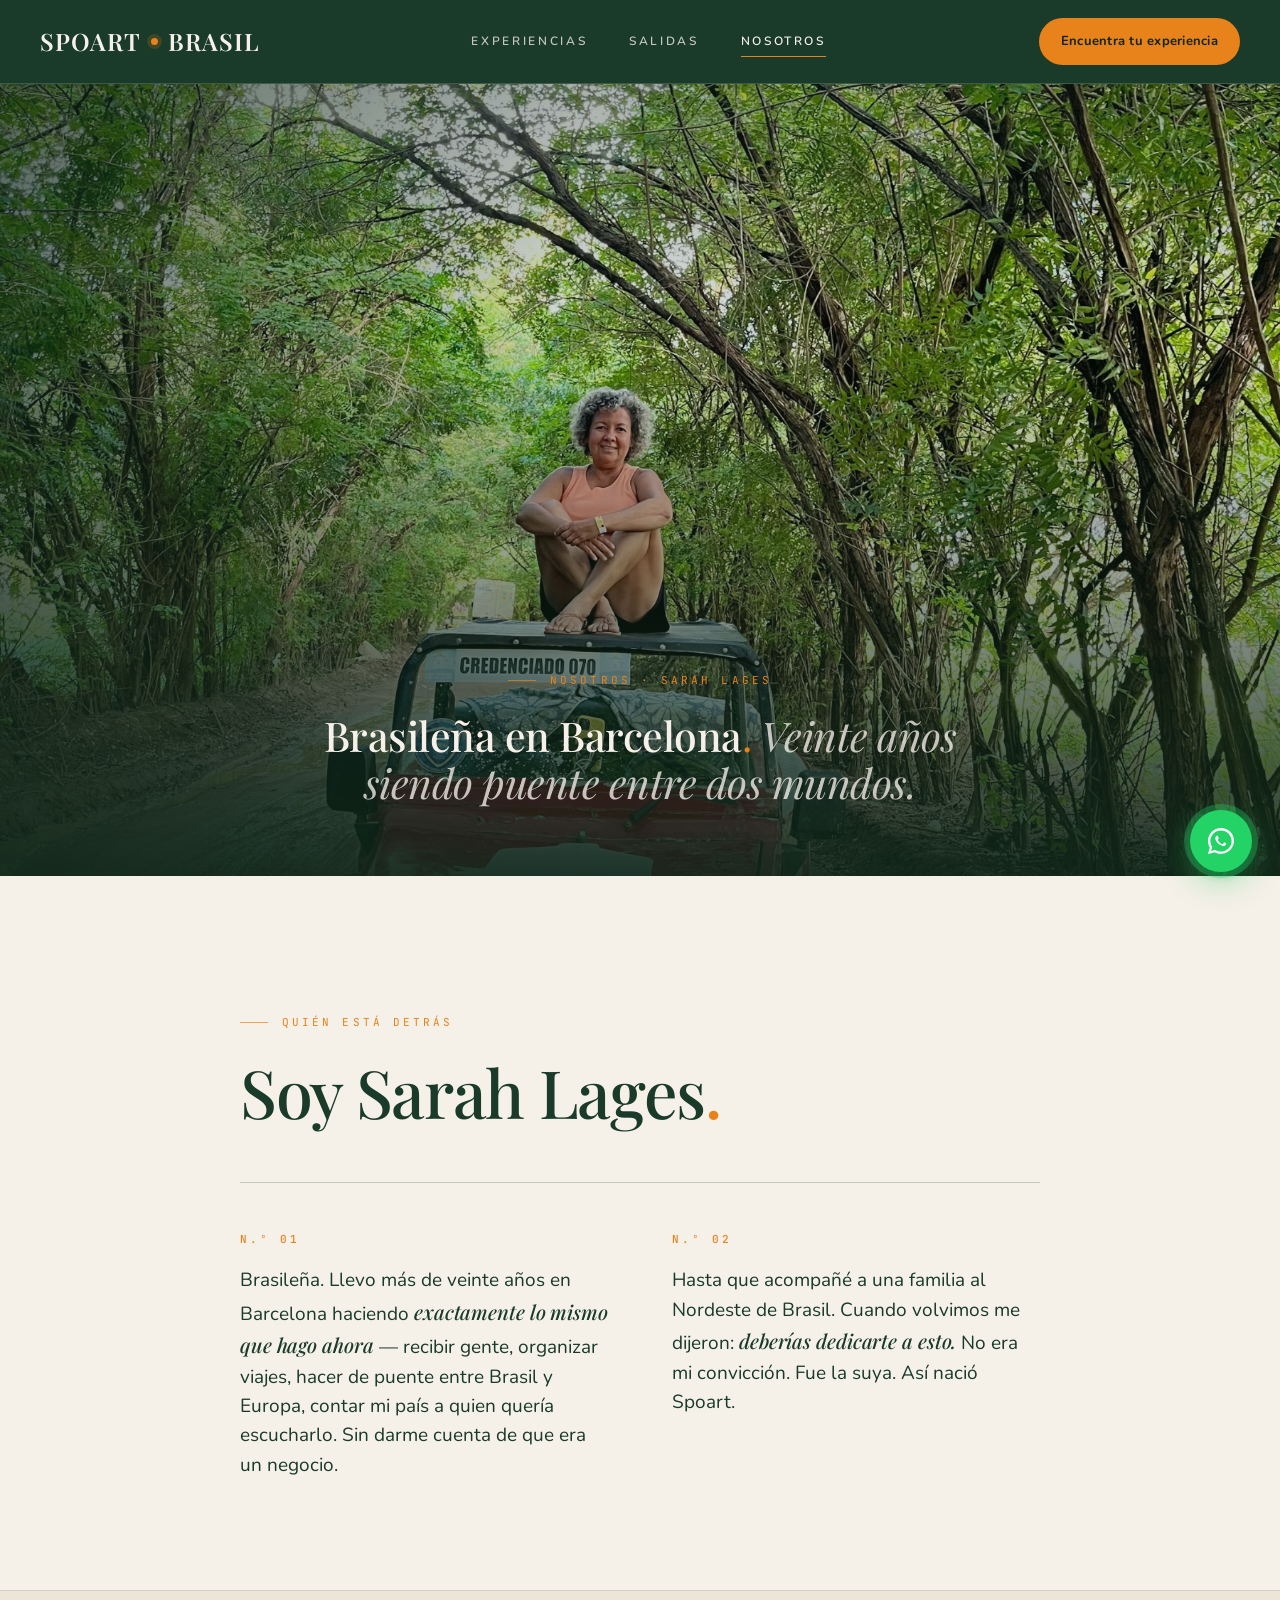
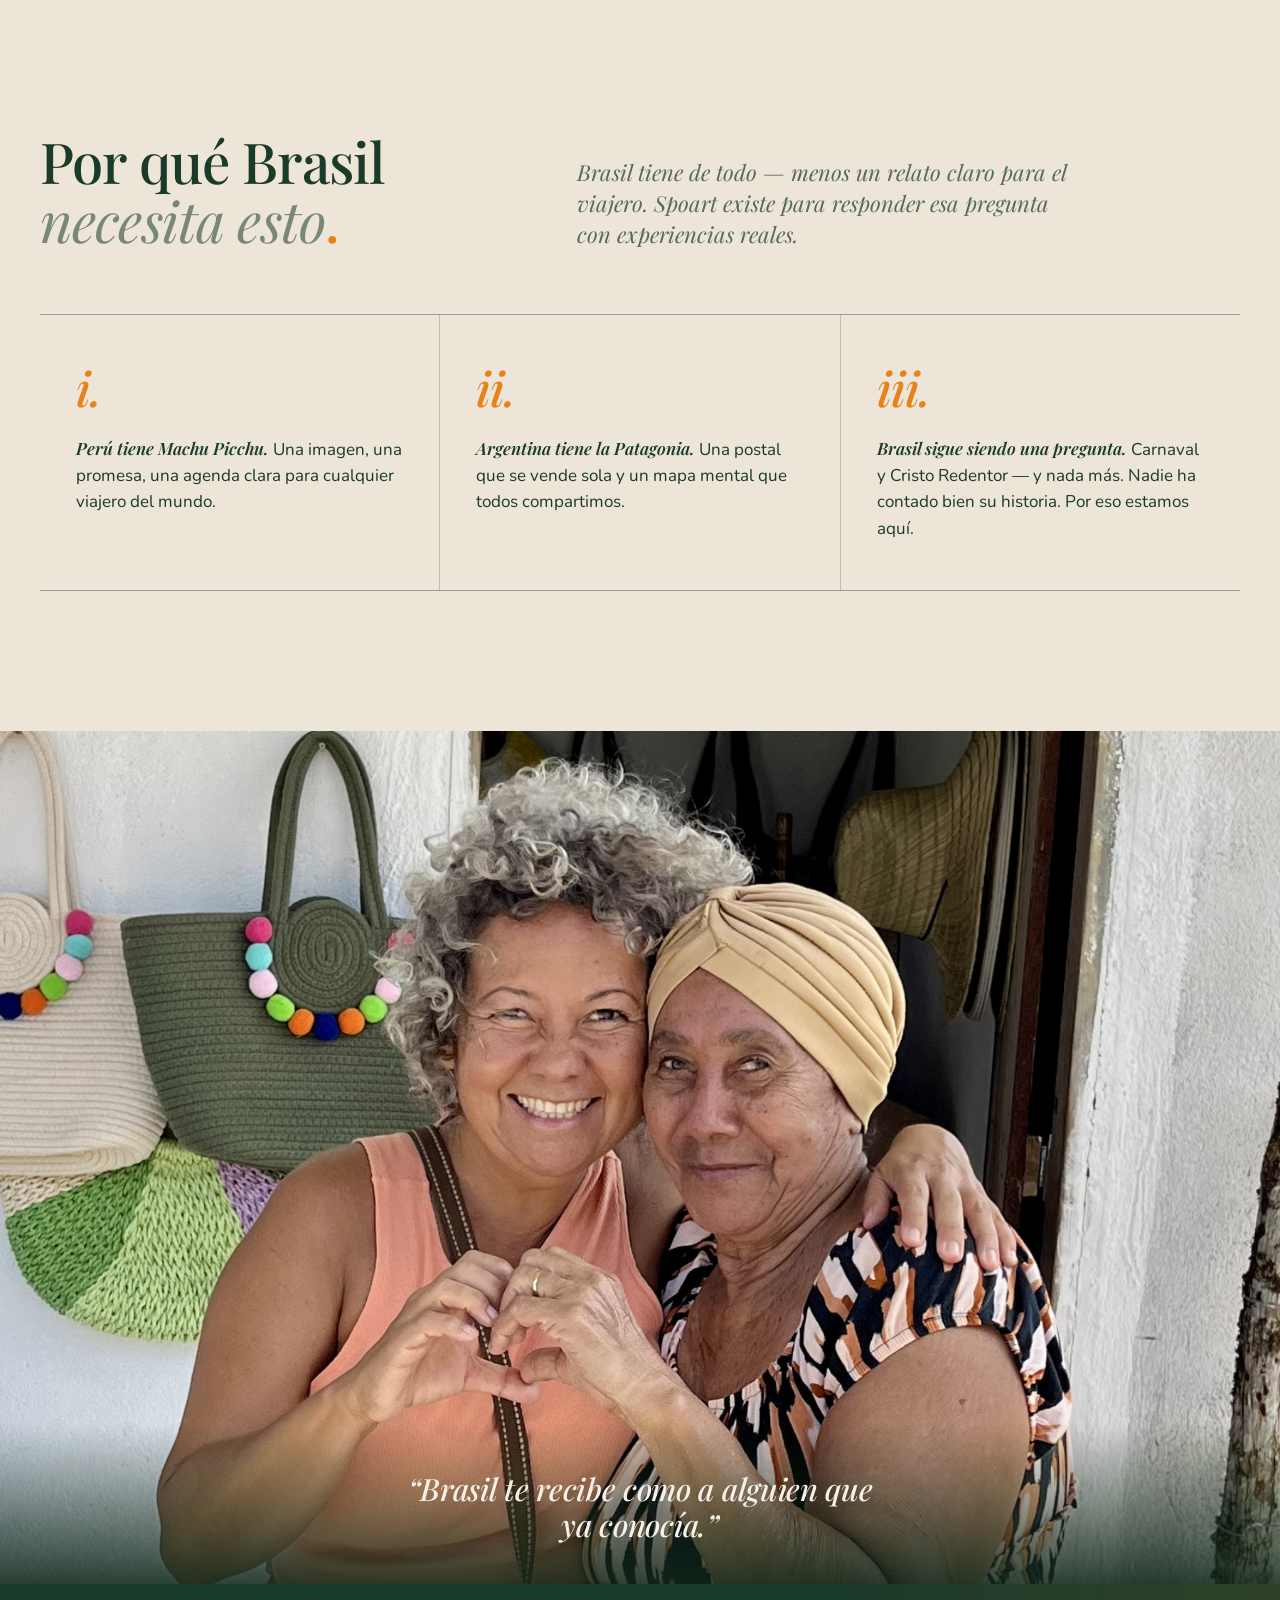
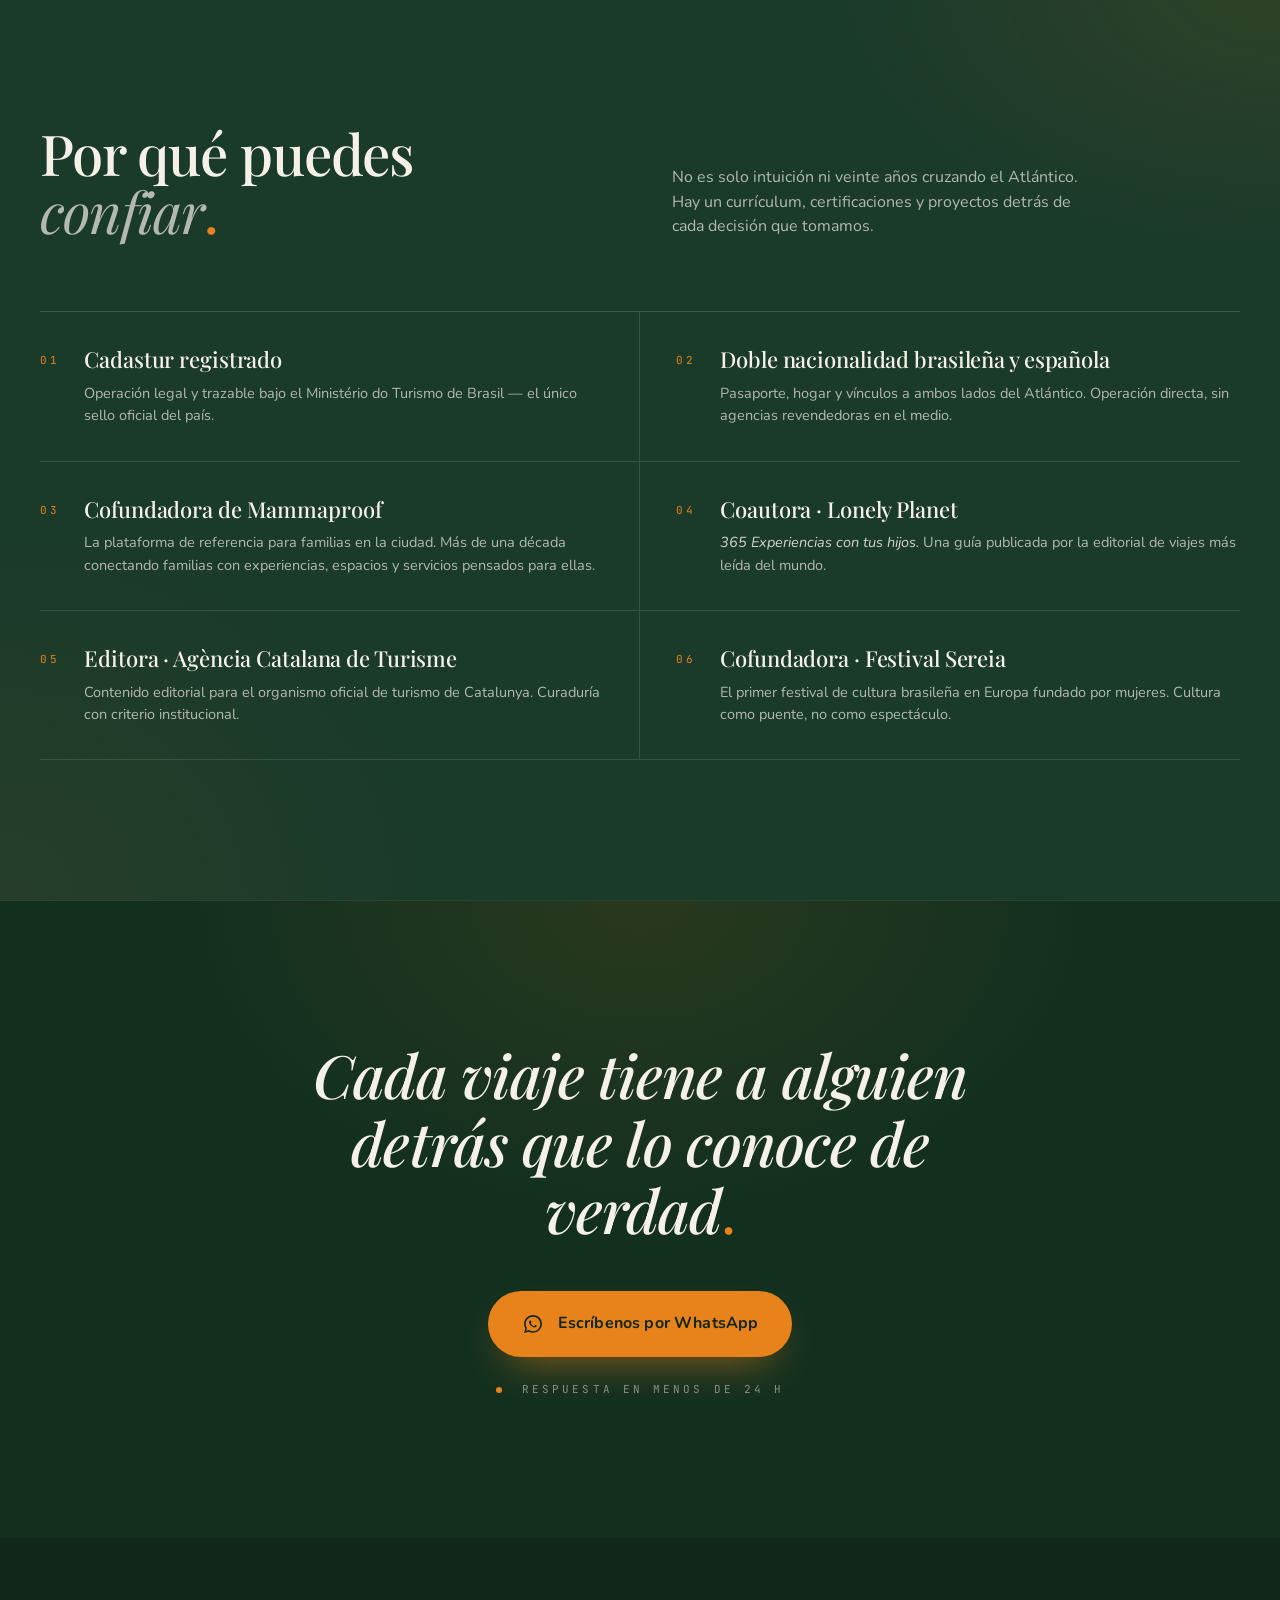
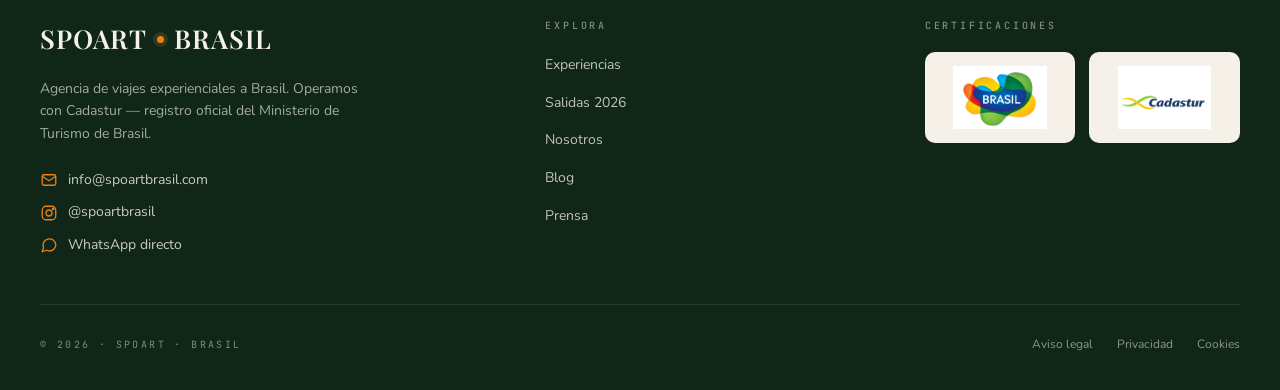
<file: nosotros.html>
<!doctype html>
<html lang="es">
<head>
<meta charset="utf-8" />
<meta name="viewport" content="width=device-width,initial-scale=1" />
<title>Nosotros · SPOART·BRASIL — Sarah Lages</title>
<link rel="preconnect" href="https://fonts.googleapis.com">
<link rel="preconnect" href="https://fonts.gstatic.com" crossorigin>
<link href="https://fonts.googleapis.com/css2?family=Playfair+Display:ital,wght@0,400;0,500;0,600;0,700;1,400;1,500;1,600&family=Nunito:wght@300;400;500;600;700&family=JetBrains+Mono:wght@400;500&display=swap" rel="stylesheet">
<style>
  :root{
    --green:#1a3a2a;
    --green-2:#13301f;
    --green-3:#0f2618;
    --green-soft:#2b5440;
    --green-line:rgba(245,240,232,.16);
    --cream:#f5f0e8;
    --cream-2:#ece5d8;
    --cream-3:#e3dac8;
    --orange:#e8821a;
    --orange-hi:#f1932f;
    --ink:#1a3a2a;
    --ink-soft:rgba(26,58,42,.72);
    --ink-mute:rgba(26,58,42,.55);
    --hair:rgba(26,58,42,.12);
    --hair-strong:rgba(26,58,42,.22);
    --whats:#25D366;
  }
  *{box-sizing:border-box}
  html,body{margin:0;padding:0}
  body{
    font-family:"Nunito",system-ui,sans-serif;
    background:var(--cream);color:var(--ink);
    font-size:16px;line-height:1.6;font-weight:400;
    -webkit-font-smoothing:antialiased;text-rendering:optimizeLegibility;
  }
  a{color:inherit;text-decoration:none}
  button{font:inherit;color:inherit;background:none;border:none;cursor:pointer}
  img{display:block;max-width:100%}

  .serif{font-family:"Playfair Display",serif;font-weight:500;letter-spacing:-.012em}
  .mono{font-family:"JetBrains Mono",ui-monospace,monospace;font-size:11px;letter-spacing:.22em;text-transform:uppercase}
  .wrap{max-width:1280px;margin:0 auto;padding:0 40px}
  .narrow{max-width:880px;margin:0 auto;padding:0 40px}
  @media (max-width:760px){.wrap,.narrow{padding:0 22px}}

  /* ============ NAV (same as home) ============ */
  .nav{
    position:sticky;top:0;z-index:50;
    background:var(--green);color:var(--cream);
    border-bottom:1px solid var(--green-line);
  }
  .nav-inner{
    max-width:1440px;margin:0 auto;
    padding:18px 40px;
    display:grid;grid-template-columns:auto 1fr auto;align-items:center;gap:32px;
  }
  .logo{
    font-family:"Playfair Display",serif;
    font-size:24px;font-weight:600;letter-spacing:.04em;
    display:inline-flex;align-items:center;gap:10px;color:var(--cream);
  }
  .logo .dot{
    width:7px;height:7px;border-radius:50%;background:var(--orange);
    box-shadow:0 0 0 4px rgba(232,130,26,.18);
  }
  .nav-links{
    justify-self:center;
    display:flex;gap:42px;
    font-family:"Nunito",sans-serif;
    font-size:12px;font-weight:600;letter-spacing:.22em;text-transform:uppercase;
    color:rgba(245,240,232,.78);
  }
  .nav-links a{transition:.18s;position:relative;padding:6px 0}
  .nav-links a:hover,.nav-links a.is-active{color:var(--cream)}
  .nav-links a::after{
    content:"";position:absolute;left:0;right:0;bottom:0;height:1px;
    background:var(--orange);transform:scaleX(0);transform-origin:left;transition:.22s;
  }
  .nav-links a:hover::after,.nav-links a.is-active::after{transform:scaleX(1)}
  .btn-cta{
    display:inline-flex;align-items:center;gap:10px;
    background:var(--orange);color:var(--green-3);
    padding:13px 22px;border-radius:999px;
    font-family:"Nunito",sans-serif;
    font-size:13px;font-weight:700;letter-spacing:.02em;
    transition:.18s;
  }
  .btn-cta:hover{background:var(--orange-hi);transform:translateY(-1px)}
  /* mobile hamburger */
  .nav-toggle{
    display:none;
    width:42px;height:42px;border-radius:10px;
    background:transparent;color:var(--cream);
    border:1px solid rgba(245,240,232,.22);
    align-items:center;justify-content:center;cursor:pointer;
    transition:.18s;
  }
  .nav-toggle:hover{background:rgba(245,240,232,.06);border-color:rgba(245,240,232,.4)}
  .nav-toggle .bars{
    display:flex;flex-direction:column;gap:5px;width:18px;
  }
  .nav-toggle .bars span{
    display:block;height:1.6px;background:var(--cream);border-radius:2px;
    transition:transform .22s ease, opacity .18s ease;
    transform-origin:center;
  }
  .nav-toggle[aria-expanded="true"] .bars span:nth-child(1){transform:translateY(6.6px) rotate(45deg)}
  .nav-toggle[aria-expanded="true"] .bars span:nth-child(2){opacity:0}
  .nav-toggle[aria-expanded="true"] .bars span:nth-child(3){transform:translateY(-6.6px) rotate(-45deg)}

  /* mobile drawer */
  .nav-drawer{
    display:none;
    position:fixed;top:0;left:0;right:0;bottom:0;z-index:60;
    background:var(--green);
    padding:88px 28px 40px;
    flex-direction:column;gap:28px;
    overflow-y:auto;
  }
  .nav-drawer .drawer-links{
    display:flex;flex-direction:column;gap:4px;
    border-top:1px solid var(--green-line);padding-top:12px;
  }
  .nav-drawer .drawer-links a{
    display:block;padding:18px 4px;
    font-family:"Playfair Display",serif;font-weight:500;
    font-size:32px;color:var(--cream);
    border-bottom:1px solid var(--green-line);
    letter-spacing:-.01em;transition:.18s;
  }
  .nav-drawer .drawer-links a:hover{color:var(--orange);padding-left:10px}
  .nav-drawer .drawer-cta{
    margin-top:8px;
    display:inline-flex;align-items:center;justify-content:center;gap:10px;
    background:var(--orange);color:var(--green-3);
    padding:18px 26px;border-radius:999px;
    font-family:"Nunito",sans-serif;
    font-size:14px;font-weight:700;letter-spacing:.02em;
    width:100%;
    transition:.18s;
  }
  .nav-drawer .drawer-cta:hover{background:var(--orange-hi)}
  body.nav-open{overflow:hidden}
  body.nav-open .nav-drawer{display:flex}

  @media (max-width:900px){
    .nav-inner{
      grid-template-columns:auto auto;
      justify-content:space-between;
    }
    .nav-links{display:none}
    .btn-cta{display:none}
    .nav-toggle{display:inline-flex}
  }

  .btn-cta.lg{padding:18px 32px;font-size:15px}
  

  /* ============ HERO ============ */
  .hero{
    position:relative;
    background:var(--green-3);
    color:var(--cream);
    overflow:hidden;isolation:isolate;
    min-height:88vh;display:flex;align-items:flex-end;
  }
  .hero-img{
    position:absolute;inset:0;z-index:-2;
    background:url("assets/sarah-buggy.jpg") center 35%/cover no-repeat;
  }
  .hero-img::after{
    content:"";position:absolute;inset:0;
    background:
      linear-gradient(180deg, rgba(15,38,24,.35) 0%, rgba(15,38,24,.15) 30%, rgba(15,38,24,.4) 60%, rgba(15,38,24,.92) 100%);
  }
  .hero-side-grad{
    position:absolute;inset:0;z-index:-1;pointer-events:none;
    background:linear-gradient(90deg, rgba(15,38,24,.55) 0%, transparent 45%);
  }
  .hero-inner{
    position:relative;width:100%;
    padding:60px 0 70px;
    text-align:center;
  }
  .hero-eye{
    display:inline-flex;align-items:center;gap:14px;
    font-family:"JetBrains Mono",monospace;
    font-size:11px;letter-spacing:.28em;text-transform:uppercase;
    color:var(--orange);margin-bottom:22px;
  }
  .hero-eye .l{width:28px;height:1px;background:var(--orange);opacity:.7}
  h1.hero-title{
    font-family:"Playfair Display",serif;
    font-weight:500;
    font-size:clamp(26px,3.2vw,46px);
    line-height:1.15;letter-spacing:-.012em;
    margin:0 auto;max-width:30ch;
  }
  h1.hero-title em{font-style:italic;color:rgba(245,240,232,.78);font-weight:400}
  h1.hero-title .accent{color:var(--orange);font-style:normal;font-weight:400}

  /* ============ PRESENTACIÓN ============ */
  .intro{
    background:var(--cream);
    padding:130px 0 110px;
  }
  .intro-eye{
    font-family:"JetBrains Mono",monospace;
    font-size:11px;letter-spacing:.28em;text-transform:uppercase;
    color:var(--orange);margin-bottom:28px;
    display:inline-flex;align-items:center;gap:14px;
  }
  .intro-eye .l{width:28px;height:1px;background:var(--orange);opacity:.7}
  .intro h2{
    font-family:"Playfair Display",serif;font-weight:500;
    font-size:clamp(40px,5.2vw,76px);
    letter-spacing:-.02em;line-height:1.0;
    margin:0 0 56px;color:var(--green);
  }
  .intro h2 em{font-style:italic;color:var(--ink-mute);font-weight:400}
  .intro h2 .dot{color:var(--orange);font-style:normal}
  .intro-grid{
    display:grid;grid-template-columns:1fr 1fr;gap:64px;
    align-items:start;
    border-top:1px solid var(--hair-strong);padding-top:48px;
  }
  @media (max-width:780px){.intro-grid{grid-template-columns:1fr;gap:36px}}
  .intro-block .num{
    font-family:"JetBrains Mono",monospace;
    font-size:11px;letter-spacing:.28em;color:var(--orange);font-weight:500;
    margin-bottom:18px;display:block;
  }
  .intro-block p{
    font-size:19px;line-height:1.55;color:var(--ink);
    margin:0;
  }
  .intro-block p .em{
    font-family:"Playfair Display",serif;font-style:italic;font-weight:500;
    color:var(--green);font-size:1.06em;letter-spacing:-.005em;
  }

  /* ============ POR QUÉ BRASIL ============ */
  .porque{
    background:var(--cream-2);
    padding:140px 0;border-top:1px solid var(--hair);
  }
  .porque-head{
    display:grid;grid-template-columns:1fr 1.4fr;gap:64px;
    align-items:end;margin-bottom:64px;
  }
  @media (max-width:860px){.porque-head{grid-template-columns:1fr;gap:24px}}
  .porque-head h2{
    font-family:"Playfair Display",serif;font-weight:500;
    font-size:clamp(36px,4.4vw,60px);letter-spacing:-.015em;line-height:1.05;
    margin:0;color:var(--green);
  }
  .porque-head h2 em{font-style:italic;color:var(--ink-mute);font-weight:400}
  .porque-head h2 .dot{color:var(--orange);font-style:normal}
  .porque-head .lede{
    font-family:"Playfair Display",serif;font-style:italic;font-weight:400;
    font-size:22px;color:var(--ink-soft);margin:0;line-height:1.4;
    max-width:42ch;
  }
  .porque-grid{
    display:grid;grid-template-columns:repeat(3,1fr);gap:1px;
    background:var(--hair-strong);
    border-top:1px solid var(--hair-strong);
    border-bottom:1px solid var(--hair-strong);
  }
  @media (max-width:860px){.porque-grid{grid-template-columns:1fr}}
  .arg{
    background:var(--cream-2);padding:48px 36px;
    display:flex;flex-direction:column;gap:18px;
    position:relative;
  }
  .arg-num{
    font-family:"Playfair Display",serif;font-style:italic;font-weight:500;
    font-size:48px;color:var(--orange);letter-spacing:-.02em;
    line-height:1;margin-bottom:6px;
  }
  .arg p{
    font-size:17px;line-height:1.55;color:var(--ink);margin:0;
  }
  .arg p b{
    font-family:"Playfair Display",serif;font-weight:600;font-style:italic;
    color:var(--green);
  }

  /* ============ FOTO HORIZONTAL (full bleed) ============ */
  .photo-band{
    background:var(--cream);
    padding:0;margin:0;
  }
  .photo{
    position:relative;width:100%;margin:0;
    overflow:hidden;background:var(--green-3);
    display:block;
  }
  .photo img{
    width:100%;height:auto;display:block;
  }
  .photo .caption{
    position:absolute;left:0;right:0;bottom:0;
    padding:48px 40px 40px;
    background:linear-gradient(180deg, transparent 0%, rgba(15,38,24,.85) 100%);
    color:var(--cream);text-align:center;
  }
  .photo .caption q{
    quotes:none;
    font-family:"Playfair Display",serif;font-style:italic;font-weight:500;
    font-size:clamp(20px,2.4vw,32px);
    line-height:1.2;letter-spacing:-.01em;
    color:var(--cream);display:block;max-width:26ch;margin:0 auto;
  }
  .photo .caption q::before{content:"\201C"}
  .photo .caption q::after{content:"\201D"}
  @media (max-width:680px){
    .photo .caption{padding:32px 22px 22px}
  }

  /* ============ CREDENCIALES ============ */
  .creds{
    background:var(--green);color:var(--cream);
    padding:140px 0;position:relative;overflow:hidden;
  }
  .creds::before{
    content:"";position:absolute;inset:0;pointer-events:none;
    background:
      radial-gradient(60% 50% at 100% 0%, rgba(232,130,26,.10), transparent 60%),
      radial-gradient(50% 60% at 0% 100%, rgba(232,130,26,.06), transparent 70%);
  }
  .creds-head{position:relative;display:grid;grid-template-columns:1fr 1fr;gap:64px;align-items:end;margin-bottom:72px}
  @media (max-width:860px){.creds-head{grid-template-columns:1fr;gap:24px}}
  .creds-head h2{
    font-family:"Playfair Display",serif;font-weight:500;
    font-size:clamp(36px,4.4vw,62px);letter-spacing:-.02em;line-height:1.02;
    margin:0;color:var(--cream);max-width:14ch;
  }
  .creds-head h2 em{font-style:italic;color:rgba(245,240,232,.7);font-weight:400}
  .creds-head h2 .dot{color:var(--orange);font-style:normal}
  .creds-head .sub{
    font-size:16px;color:rgba(245,240,232,.7);max-width:42ch;margin:0;line-height:1.55;
  }
  .creds-grid{
    position:relative;
    display:grid;grid-template-columns:1fr 1fr;
    gap:0;
    border-top:1px solid rgba(245,240,232,.16);
  }
  @media (max-width:780px){.creds-grid{grid-template-columns:1fr}}
  .cred{
    display:grid;grid-template-columns:auto 1fr;gap:24px;
    padding:34px 0;
    border-bottom:1px solid rgba(245,240,232,.12);
    align-items:start;
  }
  .creds-grid > .cred:nth-child(odd){padding-right:36px;border-right:1px solid rgba(245,240,232,.12)}
  .creds-grid > .cred:nth-child(even){padding-left:36px}
  @media (max-width:780px){
    .creds-grid > .cred:nth-child(odd){padding-right:0;border-right:0}
    .creds-grid > .cred:nth-child(even){padding-left:0}
  }
  .cred-num{
    font-family:"JetBrains Mono",monospace;
    font-size:11px;letter-spacing:.28em;
    color:var(--orange);
    margin-top:6px;
  }
  .cred h3{
    font-family:"Playfair Display",serif;font-weight:500;
    font-size:22px;color:var(--cream);margin:0 0 8px;line-height:1.25;letter-spacing:-.005em;
  }
  .cred p{
    color:rgba(245,240,232,.7);font-size:14.5px;line-height:1.55;margin:0;
  }
  .cred p em{color:rgba(245,240,232,.85);font-style:italic}

  /* ============ CTA FINAL ============ */
  .cta-final{
    background:var(--green-2);color:var(--cream);
    padding:140px 0;position:relative;overflow:hidden;text-align:center;
    border-top:1px solid rgba(245,240,232,.10);
  }
  .cta-final::before{
    content:"";position:absolute;inset:0;pointer-events:none;
    background:
      radial-gradient(50% 70% at 50% 0%, rgba(232,130,26,.10), transparent 70%);
  }
  .cta-final h2{
    position:relative;
    font-family:"Playfair Display",serif;font-weight:500;font-style:italic;
    font-size:clamp(34px,4.8vw,60px);letter-spacing:-.015em;line-height:1.12;
    margin:0 auto 48px;max-width:22ch;color:var(--cream);
  }
  .cta-final h2 .accent{color:var(--orange);font-style:normal;font-weight:400}
  .btn-whats{
    position:relative;
    display:inline-flex;align-items:center;gap:14px;
    background:var(--orange);color:var(--green-3);
    padding:20px 34px;border-radius:999px;
    font-family:"Nunito",sans-serif;font-size:16px;font-weight:700;letter-spacing:.01em;
    transition:.22s;white-space:nowrap;
    box-shadow:0 18px 40px -18px rgba(232,130,26,.7);
  }
  .btn-whats:hover{background:var(--orange-hi);transform:translateY(-2px);box-shadow:0 24px 48px -18px rgba(232,130,26,.8)}
  .btn-whats .ic{
    width:22px;height:22px;
    display:inline-flex;align-items:center;justify-content:center;
  }
  .cta-final .small{
    position:relative;
    margin-top:24px;
    font-family:"JetBrains Mono",monospace;
    font-size:11px;letter-spacing:.28em;text-transform:uppercase;
    color:rgba(245,240,232,.5);
  }
  .cta-final .small .pip{display:inline-block;width:6px;height:6px;border-radius:50%;background:var(--orange);margin-right:10px;vertical-align:middle;animation:pulse 2.2s ease-in-out infinite}
  @keyframes pulse{0%,100%{opacity:.45}50%{opacity:1}}


  /* ============ FOOTER ============ */
  .foot{
    background:var(--green-3);color:rgba(245,240,232,.7);
    padding:80px 0 36px;
  }
  .foot-grid{
    display:grid;grid-template-columns:1.4fr 1fr 1fr;gap:64px;
    padding-bottom:48px;border-bottom:1px solid rgba(245,240,232,.10);
  }
  @media (max-width:860px){.foot-grid{grid-template-columns:1fr;gap:36px}}
  .foot .logo{margin-bottom:18px;font-size:26px}
  .foot p.desc{
    font-size:14px;line-height:1.6;color:rgba(245,240,232,.66);
    max-width:42ch;margin:0 0 24px;
  }
  .foot .contact{
    display:flex;flex-direction:column;gap:10px;
    font-size:14px;
  }
  .foot .contact a{
    display:inline-flex;align-items:center;gap:10px;
    color:rgba(245,240,232,.82);transition:.18s;
  }
  .foot .contact a:hover{color:var(--orange)}
  .foot .contact .ic{
    width:18px;height:18px;color:var(--orange);
  }
  .foot h4{
    font-family:"JetBrains Mono",monospace;
    font-size:10px;letter-spacing:.28em;text-transform:uppercase;
    color:rgba(245,240,232,.5);
    margin:0 0 18px;font-weight:500;
  }
  .foot ul{list-style:none;padding:0;margin:0;display:flex;flex-direction:column;gap:12px}
  .foot ul a{font-size:14px;color:rgba(245,240,232,.78);transition:.18s}
  .foot ul a:hover{color:var(--orange)}
  .badges{
    display:grid;grid-template-columns:1fr 1fr;gap:14px;
    margin-top:6px;
  }
  .badge{
    background:var(--cream);border-radius:10px;
    padding:14px 16px;
    display:flex;align-items:center;justify-content:center;
    aspect-ratio:5/3;overflow:hidden;
  }
  .badge img{
    max-width:100%;max-height:100%;width:auto;height:auto;
    object-fit:contain;display:block;
  }
  .foot-bottom{
    padding-top:30px;display:flex;justify-content:space-between;align-items:center;gap:18px;
    font-size:12px;color:rgba(245,240,232,.5);flex-wrap:wrap;
  }
  .foot-bottom .legal{display:flex;gap:24px}
  .foot-bottom .legal a{color:rgba(245,240,232,.55);transition:.18s}
  .foot-bottom .legal a:hover{color:var(--orange)}
  .foot-bottom .mark{font-family:"JetBrains Mono",monospace;font-size:10px;letter-spacing:.24em;text-transform:uppercase}

  /* ============ WHATSAPP FLOATING ============ */
  .whats{
    position:fixed;right:28px;bottom:28px;z-index:80;
    width:62px;height:62px;border-radius:50%;
    background:var(--whats);color:#fff;
    display:flex;align-items:center;justify-content:center;
    box-shadow:0 10px 30px rgba(37,211,102,.4), 0 4px 10px rgba(0,0,0,.18);
    transition:.22s;
  }
  .whats:hover{transform:scale(1.06)}
  .whats svg{width:32px;height:32px}
  .whats::before{
    content:"";position:absolute;inset:-6px;border-radius:50%;
    background:var(--whats);opacity:.32;z-index:-1;
    animation:whatsPulse 2.2s ease-out infinite;
  }
  @keyframes whatsPulse{0%{transform:scale(1);opacity:.32}100%{transform:scale(1.4);opacity:0}}
  @media (max-width:600px){
    .whats{right:18px;bottom:18px;width:56px;height:56px}
    .whats svg{width:28px;height:28px}
  }
</style>
</head>
<body>

<!-- ====== NAV ====== -->
<nav class="nav" data-screen-label="Nav">
  <div class="nav-inner">
    <a class="logo" href="index.html" aria-label="SPOART·BRASIL">
      SPOART <span class="dot" aria-hidden="true"></span> BRASIL
    </a>
    <div class="nav-links">
      <a href="index.html#spoart">Experiencias</a>
      <a href="salidas.html">Salidas</a>
      <a href="#" class="is-active">Nosotros</a>
    </div>
    <a class="btn-cta" href="salidas.html">Encuentra tu experiencia</a>
    <button class="nav-toggle" id="nav-toggle" type="button" aria-controls="nav-drawer" aria-expanded="false" aria-label="Abrir menú">
      <span class="bars" aria-hidden="true"><span></span><span></span><span></span></span>
    </button>
  </div>

  <div class="nav-drawer" id="nav-drawer" aria-hidden="true">
    <div class="drawer-links">
      <a href="index.html#spoart">Experiencias</a>
      <a href="salidas.html">Salidas</a>
      <a href="nosotros.html">Nosotros</a>
    </div>
    <a class="drawer-cta" href="salidas.html">Encuentra tu experiencia</a>
  </div>
</nav>

<!-- ====== HERO ====== -->
<header class="hero" data-screen-label="Hero">
  <div class="hero-img" aria-hidden="true"></div>
  <div class="hero-side-grad" aria-hidden="true"></div>
  <div class="wrap hero-inner">
    <div class="hero-eye">
      <span class="l"></span>
      Nosotros · Sarah Lages
    </div>
    <h1 class="hero-title">
      Brasileña en Barcelona<span class="accent">.</span> <em>Veinte años siendo puente entre dos mundos.</em>
    </h1>
  </div>
</header>

<!-- ====== PRESENTACIÓN ====== -->
<section class="intro" data-screen-label="Presentación">
  <div class="narrow">
    <div class="intro-eye"><span class="l"></span> Quién está detrás</div>
    <h2>Soy Sarah Lages<span class="dot">.</span></h2>
    <div class="intro-grid">
      <div class="intro-block">
        <span class="num">N.º 01</span>
        <p>Brasileña. Llevo más de veinte años en Barcelona haciendo <span class="em">exactamente lo mismo que hago ahora</span> — recibir gente, organizar viajes, hacer de puente entre Brasil y Europa, contar mi país a quien quería escucharlo. Sin darme cuenta de que era un negocio.</p>
      </div>
      <div class="intro-block">
        <span class="num">N.º 02</span>
        <p>Hasta que acompañé a una familia al Nordeste de Brasil. Cuando volvimos me dijeron: <span class="em">deberías dedicarte a esto.</span> No era mi convicción. Fue la suya. Así nació Spoart.</p>
      </div>
    </div>
  </div>
</section>

<!-- ====== POR QUÉ BRASIL ====== -->
<section class="porque" data-screen-label="Por qué Brasil">
  <div class="wrap">
    <div class="porque-head">
      <h2>Por qué Brasil <em>necesita esto</em><span class="dot">.</span></h2>
      <p class="lede">Brasil tiene de todo — menos un relato claro para el viajero. Spoart existe para responder esa pregunta con experiencias reales.</p>
    </div>

    <div class="porque-grid">
      <div class="arg">
        <span class="arg-num">i.</span>
        <p><b>Perú tiene Machu Picchu.</b> Una imagen, una promesa, una agenda clara para cualquier viajero del mundo.</p>
      </div>
      <div class="arg">
        <span class="arg-num">ii.</span>
        <p><b>Argentina tiene la Patagonia.</b> Una postal que se vende sola y un mapa mental que todos compartimos.</p>
      </div>
      <div class="arg">
        <span class="arg-num">iii.</span>
        <p><b>Brasil sigue siendo una pregunta.</b> Carnaval y Cristo Redentor — y nada más. Nadie ha contado bien su historia. Por eso estamos aquí.</p>
      </div>
    </div>
  </div>
</section>

<!-- ====== FOTO HORIZONTAL ====== -->
<section class="photo-band" data-screen-label="Foto Brasil te recibe">
  <figure class="photo">
    <img src="assets/sarah-abuela.jpg" alt="Sarah abrazada a una señora brasileña mayor" />
    <figcaption class="caption">
      <q>Brasil te recibe como a alguien que ya conocía.</q>
    </figcaption>
  </figure>
</section>

<!-- ====== CREDENCIALES ====== -->
<section class="creds" data-screen-label="Credenciales">
  <div class="wrap">
    <div class="creds-head">
      <h2>Por qué puedes <em>confiar</em><span class="dot">.</span></h2>
      <p class="sub">No es solo intuición ni veinte años cruzando el Atlántico. Hay un currículum, certificaciones y proyectos detrás de cada decisión que tomamos.</p>
    </div>

    <div class="creds-grid">
      <div class="cred">
        <span class="cred-num">01</span>
        <div>
          <h3>Cadastur registrado</h3>
          <p>Operación legal y trazable bajo el Ministério do Turismo de Brasil — el único sello oficial del país.</p>
        </div>
      </div>
      <div class="cred">
        <span class="cred-num">02</span>
        <div>
          <h3>Doble nacionalidad brasileña y española</h3>
          <p>Pasaporte, hogar y vínculos a ambos lados del Atlántico. Operación directa, sin agencias revendedoras en el medio.</p>
        </div>
      </div>
      <div class="cred">
        <span class="cred-num">03</span>
        <div>
          <h3>Cofundadora de Mammaproof</h3>
          <p>La plataforma de referencia para familias en la ciudad. Más de una década conectando familias con experiencias, espacios y servicios pensados para ellas.</p>
        </div>
      </div>
      <div class="cred">
        <span class="cred-num">04</span>
        <div>
          <h3>Coautora · Lonely Planet</h3>
          <p><em>365 Experiencias con tus hijos.</em> Una guía publicada por la editorial de viajes más leída del mundo.</p>
        </div>
      </div>
      <div class="cred">
        <span class="cred-num">05</span>
        <div>
          <h3>Editora · Agència Catalana de Turisme</h3>
          <p>Contenido editorial para el organismo oficial de turismo de Catalunya. Curaduría con criterio institucional.</p>
        </div>
      </div>
      <div class="cred">
        <span class="cred-num">06</span>
        <div>
          <h3>Cofundadora · Festival Sereia</h3>
          <p>El primer festival de cultura brasileña en Europa fundado por mujeres. Cultura como puente, no como espectáculo.</p>
        </div>
      </div>
    </div>
  </div>
</section>

<!-- ====== CTA FINAL ====== -->
<section class="cta-final" id="cta-final" data-screen-label="CTA Final">
  <div class="narrow">
    <h2>Cada viaje tiene a alguien detrás que <em>lo conoce de verdad</em><span class="accent">.</span></h2>
    <a class="btn-whats" target="_blank" rel="noopener" href="https://wa.me/34609655446?text=Hola%2C%20me%20interesa%20una%20de%20las%20salidas%20de%20Spoart%20Brasil" aria-label="Escríbenos por WhatsApp">
      <span class="ic" aria-hidden="true">
        <svg viewBox="0 0 32 32" fill="currentColor" width="22" height="22">
          <path d="M16 3C8.8 3 3 8.8 3 16c0 2.3.6 4.5 1.8 6.5L3 29l6.7-1.8c1.9 1 4.1 1.6 6.3 1.6 7.2 0 13-5.8 13-13S23.2 3 16 3zm0 23.6c-2 0-3.9-.5-5.5-1.5l-.4-.2-4 1 1.1-3.9-.3-.4a10.6 10.6 0 01-1.6-5.6c0-5.9 4.8-10.6 10.7-10.6S26.6 10.1 26.6 16 21.9 26.6 16 26.6zm5.8-8c-.3-.2-1.9-.9-2.2-1-.3-.1-.5-.2-.7.2s-.8 1-1 1.2c-.2.2-.4.2-.7.1-.3-.2-1.4-.5-2.6-1.6-1-.9-1.6-2-1.8-2.3-.2-.3 0-.5.1-.7l.5-.6c.2-.2.2-.3.3-.5.1-.2 0-.4 0-.5l-.7-1.7c-.2-.4-.4-.4-.6-.4h-.5c-.2 0-.5.1-.7.4-.2.3-.9.9-.9 2.2s.9 2.6 1.1 2.8c.1.2 1.9 2.9 4.6 4 .6.3 1.1.4 1.5.6.6.2 1.2.2 1.7.1.5-.1 1.6-.7 1.8-1.3.2-.6.2-1.1.2-1.2-.1-.2-.3-.2-.6-.4z"/>
        </svg>
      </span>
      Escríbenos por WhatsApp
    </a>
    <div class="small"><span class="pip"></span> Respuesta en menos de 24 h</div>
  </div>
</section>

<!-- ====== FOOTER ====== -->
<footer class="foot" data-screen-label="Footer">
  <div class="wrap">
    <div class="foot-grid">
      <div>
        <a class="logo" href="index.html">SPOART <span class="dot" aria-hidden="true"></span> BRASIL</a>
        <p class="desc">Agencia de viajes experienciales a Brasil. Operamos con Cadastur — registro oficial del Ministerio de Turismo de Brasil.</p>
        <div class="contact">
          <a href="mailto:info@spoartbrasil.com">
            <svg class="ic" viewBox="0 0 24 24" fill="none" stroke="currentColor" stroke-width="1.7" stroke-linecap="round" stroke-linejoin="round"><rect x="3" y="5" width="18" height="14" rx="2"/><path d="M3 7l9 6 9-6"/></svg>
            info@spoartbrasil.com
          </a>
          <a href="#">
            <svg class="ic" viewBox="0 0 24 24" fill="none" stroke="currentColor" stroke-width="1.7" stroke-linecap="round" stroke-linejoin="round"><rect x="3" y="3" width="18" height="18" rx="5"/><circle cx="12" cy="12" r="4"/><circle cx="17.5" cy="6.5" r="1" fill="currentColor"/></svg>
            @spoartbrasil
          </a>
          <a target="_blank" rel="noopener" href="https://wa.me/34609655446?text=Hola%2C%20me%20interesa%20una%20de%20las%20salidas%20de%20Spoart%20Brasil">
            <svg class="ic" viewBox="0 0 24 24" fill="none" stroke="currentColor" stroke-width="1.7" stroke-linecap="round" stroke-linejoin="round"><path d="M21 11.5a8.4 8.4 0 01-1 4 8.5 8.5 0 01-7.5 4.5 8.4 8.4 0 01-4-1L3 21l1.7-5.4a8.5 8.5 0 1116.3-4.1z"/></svg>
            WhatsApp directo
          </a>
        </div>
      </div>

      <div>
        <h4>Explora</h4>
        <ul>
          <li><a href="index.html#spoart">Experiencias</a></li>
          <li><a href="salidas.html">Salidas 2026</a></li>
          <li><a href="nosotros.html">Nosotros</a></li>
          <li><a href="#">Blog</a></li>
          <li><a href="#">Prensa</a></li>
        </ul>
      </div>

      <div>
        <h4>Certificaciones</h4>
        <div class="badges">
          <div class="badge">
            <img src="assets/logo-brasil.jpg" alt="Marca Brasil — Embratur" />
          </div>
          <div class="badge">
            <img src="assets/logo-cadastur.jpg" alt="Cadastur — Ministério do Turismo" />
          </div>
        </div>
      </div>
    </div>

    <div class="foot-bottom">
      <span class="mark">© 2026 · SPOART · BRASIL</span>
      <div class="legal">
        <a href="#">Aviso legal</a>
        <a href="#">Privacidad</a>
        <a href="#">Cookies</a>
      </div>
    </div>
  </div>
</footer>

<!-- ====== WHATSAPP FLOATING ====== -->
<a class="whats" target="_blank" rel="noopener" href="https://wa.me/34609655446?text=Hola%2C%20me%20interesa%20una%20de%20las%20salidas%20de%20Spoart%20Brasil" aria-label="WhatsApp">
  <svg viewBox="0 0 32 32" fill="currentColor" aria-hidden="true">
    <path d="M16 3C8.8 3 3 8.8 3 16c0 2.3.6 4.5 1.8 6.5L3 29l6.7-1.8c1.9 1 4.1 1.6 6.3 1.6 7.2 0 13-5.8 13-13S23.2 3 16 3zm0 23.6c-2 0-3.9-.5-5.5-1.5l-.4-.2-4 1 1.1-3.9-.3-.4a10.6 10.6 0 01-1.6-5.6c0-5.9 4.8-10.6 10.7-10.6S26.6 10.1 26.6 16 21.9 26.6 16 26.6zm5.8-8c-.3-.2-1.9-.9-2.2-1-.3-.1-.5-.2-.7.2s-.8 1-1 1.2c-.2.2-.4.2-.7.1-.3-.2-1.4-.5-2.6-1.6-1-.9-1.6-2-1.8-2.3-.2-.3 0-.5.1-.7l.5-.6c.2-.2.2-.3.3-.5.1-.2 0-.4 0-.5l-.7-1.7c-.2-.4-.4-.4-.6-.4h-.5c-.2 0-.5.1-.7.4-.2.3-.9.9-.9 2.2s.9 2.6 1.1 2.8c.1.2 1.9 2.9 4.6 4 .6.3 1.1.4 1.5.6.6.2 1.2.2 1.7.1.5-.1 1.6-.7 1.8-1.3.2-.6.2-1.1.2-1.2-.1-.2-.3-.2-.6-.4z"/>
  </svg>
</a>


<script>
(function(){
  var btn = document.getElementById('nav-toggle');
  var drawer = document.getElementById('nav-drawer');
  if (!btn || !drawer) return;
  function close(){
    btn.setAttribute('aria-expanded','false');
    drawer.setAttribute('aria-hidden','true');
    document.body.classList.remove('nav-open');
  }
  function open(){
    btn.setAttribute('aria-expanded','true');
    drawer.setAttribute('aria-hidden','false');
    document.body.classList.add('nav-open');
  }
  btn.addEventListener('click', function(){
    if (btn.getAttribute('aria-expanded') === 'true') close(); else open();
  });
  drawer.querySelectorAll('a').forEach(function(a){ a.addEventListener('click', close); });
  document.addEventListener('keydown', function(e){ if (e.key === 'Escape') close(); });
  window.addEventListener('resize', function(){ if (window.innerWidth > 900) close(); });
})();
</script>
</body>
</html>
</file>
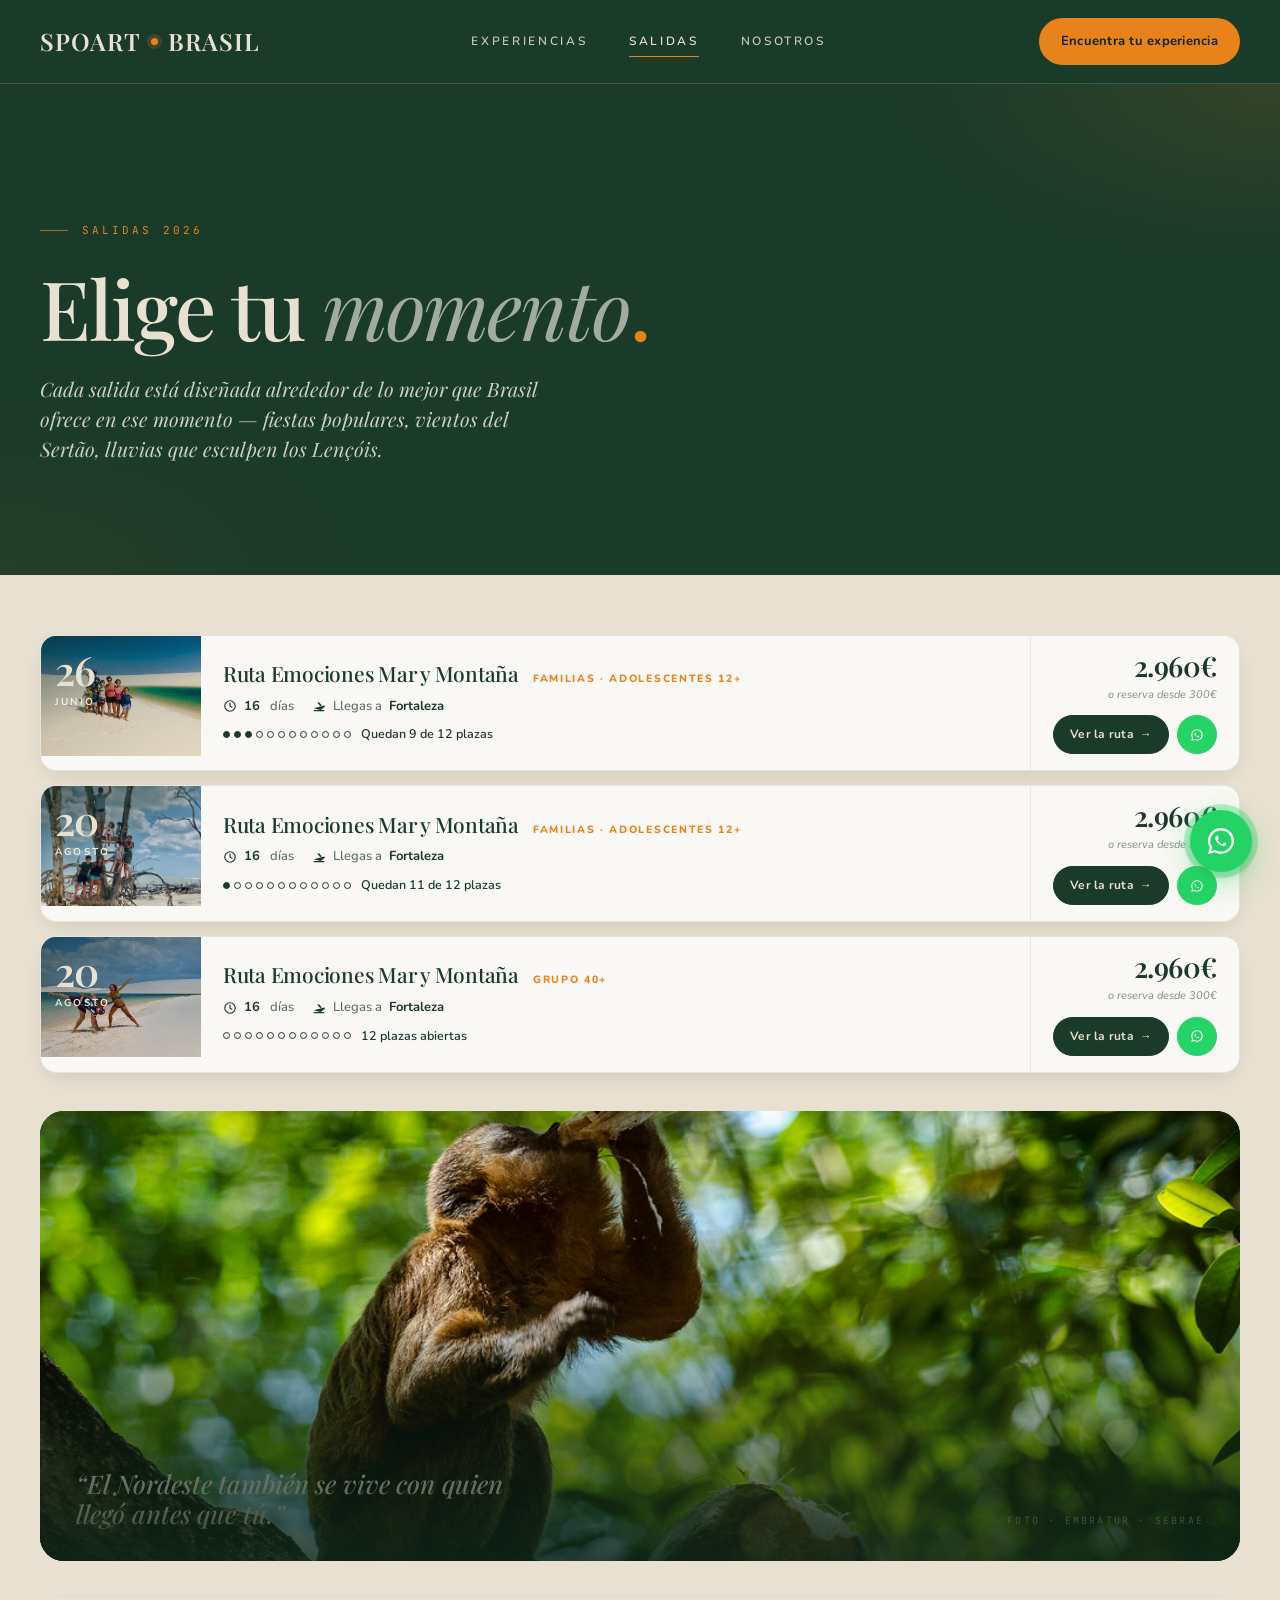
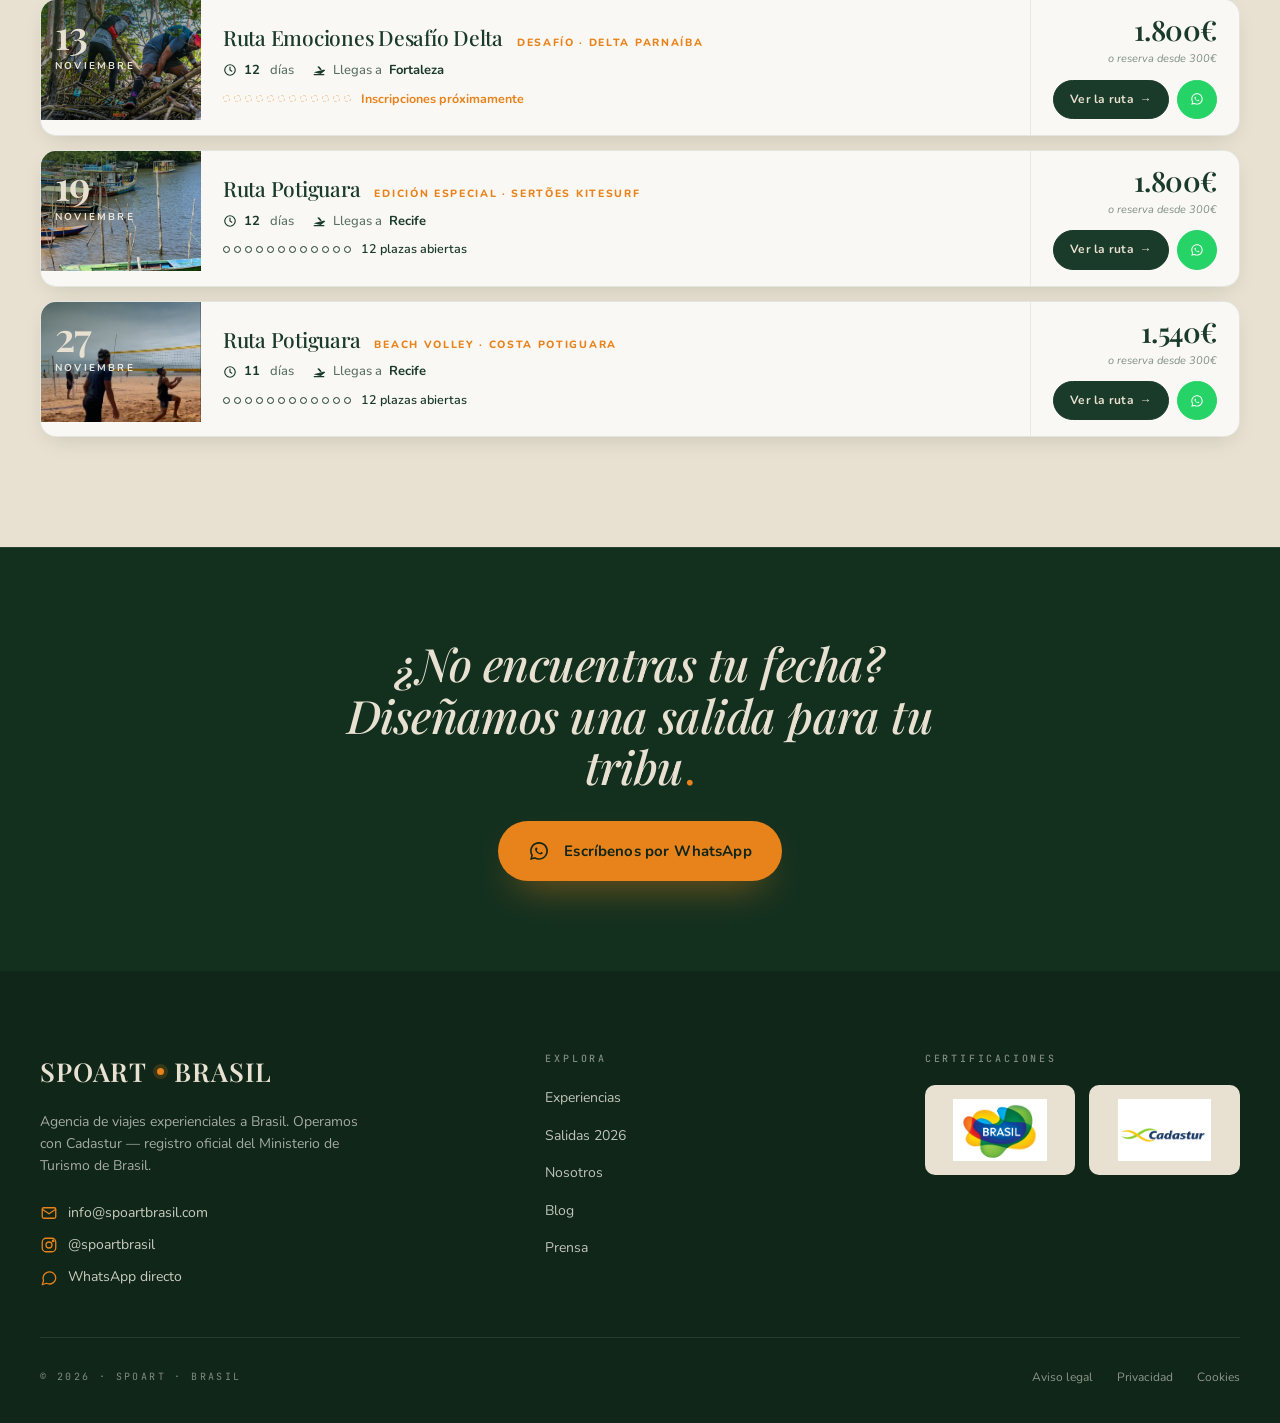
<file: salidas.html>
<!doctype html>
<html lang="es">
<head>
<meta charset="utf-8" />
<meta name="viewport" content="width=device-width,initial-scale=1" />
<title>Salidas 2026 · SPOART·BRASIL</title>
<link rel="preconnect" href="https://fonts.googleapis.com">
<link rel="preconnect" href="https://fonts.gstatic.com" crossorigin>
<link href="https://fonts.googleapis.com/css2?family=Playfair+Display:ital,wght@0,400;0,500;0,600;0,700;1,400;1,500;1,600&family=Nunito:wght@300;400;500;600;700;800&family=JetBrains+Mono:wght@400;500&display=swap" rel="stylesheet">
<style>
  :root{
    --green:#1a3a2a;
    --green-2:#13301f;
    --green-3:#0f2618;
    --green-soft:#2b5440;
    --green-line:rgba(245,240,232,.16);
    --cream:#e8e0d0;
    --cream-2:#ece5d8;
    --cream-3:#e3dac8;
    --card-bg:#faf8f4;
    --pension-bg:#e6efe2;
    --pension-fg:#1a3a2a;
    --orange:#e8821a;
    --orange-hi:#f1932f;
    --ink:#1a3a2a;
    --ink-soft:rgba(26,58,42,.72);
    --ink-mute:rgba(26,58,42,.55);
    --hair:rgba(26,58,42,.12);
    --hair-strong:rgba(26,58,42,.22);
    --whats:#25D366;
  }
  *{box-sizing:border-box}
  html,body{margin:0;padding:0}
  body{
    font-family:"Nunito",system-ui,sans-serif;
    background:var(--cream);color:var(--ink);
    font-size:16px;line-height:1.6;font-weight:400;
    -webkit-font-smoothing:antialiased;text-rendering:optimizeLegibility;
  }
  a{color:inherit;text-decoration:none}
  button{font:inherit;color:inherit;background:none;border:none;cursor:pointer}
  img{display:block;max-width:100%}
  .wrap{max-width:1280px;margin:0 auto;padding:0 40px}
  @media (max-width:760px){.wrap{padding:0 22px}}

  /* ============ NAV ============ */
  .nav{
    position:sticky;top:0;z-index:50;
    background:var(--green);color:var(--cream);
    border-bottom:1px solid var(--green-line);
  }
  .nav-inner{
    max-width:1440px;margin:0 auto;
    padding:18px 40px;
    display:grid;grid-template-columns:auto 1fr auto;align-items:center;gap:32px;
  }
  .logo{
    font-family:"Playfair Display",serif;
    font-size:24px;font-weight:600;letter-spacing:.04em;
    display:inline-flex;align-items:center;gap:10px;color:var(--cream);
  }
  .logo .dot{
    width:7px;height:7px;border-radius:50%;background:var(--orange);
    box-shadow:0 0 0 4px rgba(232,130,26,.18);
  }
  .nav-links{
    justify-self:center;
    display:flex;gap:42px;
    font-family:"Nunito",sans-serif;
    font-size:12px;font-weight:600;letter-spacing:.22em;text-transform:uppercase;
    color:rgba(245,240,232,.78);
  }
  .nav-links a{transition:.18s;position:relative;padding:6px 0}
  .nav-links a:hover,.nav-links a.is-active{color:var(--cream)}
  .nav-links a::after{
    content:"";position:absolute;left:0;right:0;bottom:0;height:1px;
    background:var(--orange);transform:scaleX(0);transform-origin:left;transition:.22s;
  }
  .nav-links a:hover::after,.nav-links a.is-active::after{transform:scaleX(1)}
  .btn-cta{
    display:inline-flex;align-items:center;gap:10px;
    background:var(--orange);color:var(--green-3);
    padding:13px 22px;border-radius:999px;
    font-family:"Nunito",sans-serif;
    font-size:13px;font-weight:700;letter-spacing:.02em;
    transition:.18s;white-space:nowrap;
  }
  .btn-cta:hover{background:var(--orange-hi);transform:translateY(-1px)}
  /* mobile hamburger */
  .nav-toggle{
    display:none;
    width:42px;height:42px;border-radius:10px;
    background:transparent;color:var(--cream);
    border:1px solid rgba(245,240,232,.22);
    align-items:center;justify-content:center;cursor:pointer;
    transition:.18s;
  }
  .nav-toggle:hover{background:rgba(245,240,232,.06);border-color:rgba(245,240,232,.4)}
  .nav-toggle .bars{
    display:flex;flex-direction:column;gap:5px;width:18px;
  }
  .nav-toggle .bars span{
    display:block;height:1.6px;background:var(--cream);border-radius:2px;
    transition:transform .22s ease, opacity .18s ease;
    transform-origin:center;
  }
  .nav-toggle[aria-expanded="true"] .bars span:nth-child(1){transform:translateY(6.6px) rotate(45deg)}
  .nav-toggle[aria-expanded="true"] .bars span:nth-child(2){opacity:0}
  .nav-toggle[aria-expanded="true"] .bars span:nth-child(3){transform:translateY(-6.6px) rotate(-45deg)}

  /* mobile drawer */
  .nav-drawer{
    display:none;
    position:fixed;top:0;left:0;right:0;bottom:0;z-index:60;
    background:var(--green);
    padding:88px 28px 40px;
    flex-direction:column;gap:28px;
    overflow-y:auto;
  }
  .nav-drawer .drawer-links{
    display:flex;flex-direction:column;gap:4px;
    border-top:1px solid var(--green-line);padding-top:12px;
  }
  .nav-drawer .drawer-links a{
    display:block;padding:18px 4px;
    font-family:"Playfair Display",serif;font-weight:500;
    font-size:32px;color:var(--cream);
    border-bottom:1px solid var(--green-line);
    letter-spacing:-.01em;transition:.18s;
  }
  .nav-drawer .drawer-links a:hover{color:var(--orange);padding-left:10px}
  .nav-drawer .drawer-cta{
    margin-top:8px;
    display:inline-flex;align-items:center;justify-content:center;gap:10px;
    background:var(--orange);color:var(--green-3);
    padding:18px 26px;border-radius:999px;
    font-family:"Nunito",sans-serif;
    font-size:14px;font-weight:700;letter-spacing:.02em;
    width:100%;
    transition:.18s;
  }
  .nav-drawer .drawer-cta:hover{background:var(--orange-hi)}
  body.nav-open{overflow:hidden}
  body.nav-open .nav-drawer{display:flex}

  @media (max-width:900px){
    .nav-inner{
      grid-template-columns:auto auto;
      justify-content:space-between;
    }
    .nav-links{display:none}
    .btn-cta{display:none}
    .nav-toggle{display:inline-flex}
  }

  

  /* ============ HEADER ============ */
  .pageheader{
    background:var(--green);color:var(--cream);
    padding:130px 0 110px;position:relative;overflow:hidden;
  }
  .pageheader::before{
    content:"";position:absolute;inset:0;pointer-events:none;
    background:
      radial-gradient(50% 60% at 100% 0%, rgba(232,130,26,.12), transparent 60%),
      radial-gradient(40% 50% at 0% 100%, rgba(232,130,26,.06), transparent 70%);
  }
  .ph-eye{
    position:relative;display:inline-flex;align-items:center;gap:14px;
    font-family:"JetBrains Mono",monospace;
    font-size:11px;letter-spacing:.28em;text-transform:uppercase;
    color:var(--orange);margin-bottom:28px;
  }
  .ph-eye .l{width:28px;height:1px;background:var(--orange);opacity:.7}
  .pageheader h1{
    position:relative;
    font-family:"Playfair Display",serif;font-weight:500;
    font-size:clamp(46px,6.4vw,104px);
    letter-spacing:-.025em;line-height:.98;
    margin:0 0 28px;max-width:14ch;color:var(--cream);
  }
  .pageheader h1 em{font-style:italic;color:rgba(245,240,232,.62);font-weight:400}
  .pageheader h1 .dot{color:var(--orange);font-style:normal}
  .pageheader p{
    position:relative;
    font-size:clamp(17px,1.55vw,22px);
    color:rgba(245,240,232,.82);
    max-width:46ch;margin:0;line-height:1.5;
    font-family:"Playfair Display",serif;font-style:italic;font-weight:400;
  }
  .ph-foot{
    position:relative;margin-top:64px;
    display:flex;gap:36px;flex-wrap:wrap;align-items:center;
    border-top:1px solid rgba(245,240,232,.16);padding-top:24px;
    font-family:"JetBrains Mono",monospace;
    font-size:11px;letter-spacing:.22em;text-transform:uppercase;
    color:rgba(245,240,232,.55);
  }
  .ph-foot b{color:var(--cream);font-weight:500;margin-right:4px}
  .ph-foot .pip{display:inline-block;width:5px;height:5px;border-radius:50%;background:var(--orange);margin-right:8px;vertical-align:middle}
  .ph-foot > span{white-space:nowrap}


  /* ============ LIST ============ */
  .list{padding:60px 0 110px;background:var(--cream)}
  .list-grid{display:flex;flex-direction:column;gap:14px}

  .card{
    background:var(--card-bg);
    border:1px solid rgba(26,58,42,.10);
    border-radius:16px;
    display:grid;
    grid-template-columns:160px 1fr auto;
    gap:0;
    align-items:stretch;
    overflow:hidden;
    box-shadow:0 8px 24px -10px rgba(15,38,24,.18);
    transition:border-color .22s, transform .22s, box-shadow .22s;
    min-height:120px;
  }
  .card:hover{
    border-color:var(--orange);
    transform:translateY(-2px);
    box-shadow:0 14px 32px -10px rgba(15,38,24,.22);
  }
  @media (max-width:780px){
    .card{grid-template-columns:120px 1fr;grid-template-rows:auto auto;min-height:0}
    .card .right{grid-column:1/-1;border-top:1px solid rgba(26,58,42,.08);align-items:stretch;padding:14px 18px;flex-direction:row;justify-content:space-between}
    .card .media{grid-row:1;height:120px}
    .card .center{grid-row:1}
  }

  /* media */
  .media{
    position:relative;width:160px;height:120px;align-self:start;
    background:var(--green-3);overflow:hidden;flex:none;
  }
  .media img{
    width:100%;height:100%;object-fit:cover;display:block;
    transition:transform 1.6s ease;
  }
  .card:hover .media img{transform:scale(1.05)}
  .media::after{
    content:"";position:absolute;inset:0;
    background:linear-gradient(160deg, rgba(15,38,24,.65) 0%, rgba(15,38,24,.12) 55%, rgba(15,38,24,.0) 100%);
    pointer-events:none;
  }
  .date-overlay{
    position:absolute;top:14px;left:14px;z-index:1;
    color:var(--cream);
  }
  .date-overlay .d{
    font-family:"Playfair Display",serif;
    font-size:40px;font-weight:600;line-height:1;letter-spacing:-.025em;
  }
  .date-overlay .m{
    font-family:"Nunito",sans-serif;
    font-size:10px;font-weight:700;letter-spacing:.22em;text-transform:uppercase;
    margin-top:4px;color:rgba(245,240,232,.92);
  }
  .credit{
    position:absolute;left:10px;bottom:8px;z-index:2;
    background:rgba(15,38,24,.55);backdrop-filter:blur(6px);
    color:rgba(245,240,232,.85);
    border:1px solid rgba(245,240,232,.18);
    border-radius:999px;padding:3px 8px;
    font-family:"JetBrains Mono",monospace;
    font-size:8px;letter-spacing:.18em;text-transform:uppercase;
  }

  /* center */
  .center{
    padding:16px 22px;
    display:flex;flex-direction:column;justify-content:center;gap:8px;
    min-width:0;
  }
  .center .top{
    display:flex;align-items:baseline;gap:14px;flex-wrap:wrap;min-width:0;
  }
  .center h3{
    font-family:"Playfair Display",serif;font-weight:500;
    font-size:21px;letter-spacing:-.012em;line-height:1.1;
    margin:0;color:var(--green);
  }
  .tag-aud{
    display:inline-flex;align-items:center;
    color:var(--orange);
    font-family:"Nunito",sans-serif;
    font-size:10.5px;font-weight:800;letter-spacing:.16em;text-transform:uppercase;
    white-space:nowrap;
  }
  .meta-line{
    display:flex;align-items:center;gap:18px;flex-wrap:wrap;
    font-family:"Nunito",sans-serif;
    font-size:13px;color:var(--ink-soft);font-weight:500;
  }
  .meta-line .item{display:inline-flex;align-items:center;gap:7px;white-space:nowrap}
  .meta-line .item b{color:var(--green);font-weight:700}
  .meta-line .ic{
    width:14px;height:14px;color:var(--green);flex:none;
    display:inline-flex;align-items:center;justify-content:center;
  }
  .meta-line .ic svg{width:14px;height:14px}

  .plaza-line{
    display:flex;align-items:center;gap:10px;
    font-family:"Nunito",sans-serif;
    font-size:12.5px;color:var(--green);font-weight:600;
  }
  .plaza-line .dots{display:inline-flex;gap:4px;align-items:center}
  .plaza-line .dots .d{
    width:7px;height:7px;border-radius:50%;
    background:transparent;border:1.2px solid var(--green);
  }
  .plaza-line .dots .d.on{background:var(--green);border-color:var(--green)}
  .plaza-line .dots .d.soon{border-style:dashed;opacity:.4}
  .plaza-line.urgent{color:var(--orange);font-weight:700}
  .plaza-line.urgent .dots .d{border-color:var(--orange)}
  .plaza-line.urgent .dots .d.on{background:var(--orange)}
  .plaza-line.soon{color:var(--orange);font-weight:700}
  .plaza-line.soon .dots .d{border-color:var(--orange)}

  /* right column */
  .right{
    padding:16px 22px;
    display:flex;flex-direction:column;align-items:flex-end;justify-content:center;gap:6px;
    border-left:1px solid rgba(26,58,42,.08);
    min-width:200px;
  }
  .price{
    font-family:"Playfair Display",serif;font-weight:600;
    font-size:28px;letter-spacing:-.015em;line-height:1;color:var(--green);
  }
  .from-tip{
    font-family:"Nunito",sans-serif;
    font-size:11px;color:var(--ink-mute);font-style:italic;
  }
  .actions{display:flex;gap:8px;margin-top:6px}
  .btn-green{
    background:var(--green);color:var(--cream);
    border:1px solid var(--green);
    border-radius:999px;padding:9px 16px;
    font-family:"Nunito",sans-serif;
    font-size:12px;font-weight:700;letter-spacing:.02em;
    display:inline-flex;align-items:center;justify-content:center;gap:6px;
    transition:.18s;cursor:pointer;white-space:nowrap;
  }
  .btn-green:hover{background:var(--green-2)}
  .btn-whats-card{
    background:var(--whats);color:#fff;
    border:1px solid var(--whats);
    border-radius:999px;padding:9px 12px;
    display:inline-flex;align-items:center;justify-content:center;
    transition:.18s;cursor:pointer;flex:none;
  }
  .btn-whats-card:hover{background:#1ebd5b;border-color:#1ebd5b}
  .btn-whats-card svg{width:14px;height:14px;flex:none}
  .arr{display:inline-block;transition:transform .18s}
  .btn-green:hover .arr{transform:translateX(2px)}


  /* ============ EDITORIAL BREAK ============ */
  .break{
    margin:24px 0;border-radius:24px;overflow:hidden;
    position:relative;background:var(--green-3);
    aspect-ratio:16/6;
  }
  .break img{width:100%;height:100%;object-fit:cover;display:block;object-position:center 40%}
  .break::after{
    content:"";position:absolute;inset:0;
    background:linear-gradient(180deg, transparent 40%, rgba(15,38,24,.85) 100%);
  }
  .break-caption{
    position:absolute;left:36px;right:36px;bottom:32px;
    color:var(--cream);display:flex;align-items:flex-end;justify-content:space-between;gap:24px;flex-wrap:wrap;
  }
  .break-caption q{
    quotes:none;
    font-family:"Playfair Display",serif;font-style:italic;font-weight:500;
    font-size:clamp(20px,2vw,28px);
    line-height:1.2;letter-spacing:-.005em;max-width:30ch;display:block;margin:0;
  }
  .break-caption q::before{content:"\201C"}
  .break-caption q::after{content:"\201D"}
  .break-credit{
    font-family:"JetBrains Mono",monospace;
    font-size:10px;letter-spacing:.22em;text-transform:uppercase;
    color:rgba(245,240,232,.7);white-space:nowrap;
  }
  @media (max-width:680px){
    .break{aspect-ratio:4/3}
    .break-caption{left:20px;right:20px;bottom:18px}
  }

  /* ============ BOTTOM CTA STRIP ============ */
  .strip{
    background:var(--green-2);color:var(--cream);
    padding:90px 0;text-align:center;
    border-top:1px solid rgba(245,240,232,.10);
  }
  .strip h2{
    font-family:"Playfair Display",serif;font-weight:500;font-style:italic;
    font-size:clamp(28px,3.6vw,46px);
    letter-spacing:-.012em;line-height:1.12;
    margin:0 auto 28px;max-width:24ch;
  }
  .strip h2 .accent{color:var(--orange);font-style:normal;font-weight:400}
  .btn-whats{
    display:inline-flex;align-items:center;gap:14px;
    background:var(--orange);color:var(--green-3);
    padding:18px 30px;border-radius:999px;
    font-family:"Nunito",sans-serif;font-size:15px;font-weight:700;letter-spacing:.01em;
    transition:.22s;white-space:nowrap;
    box-shadow:0 18px 40px -18px rgba(232,130,26,.7);
  }
  .btn-whats:hover{background:var(--orange-hi);transform:translateY(-2px)}


  /* ============ FOOTER ============ */
  .foot{
    background:var(--green-3);color:rgba(245,240,232,.7);
    padding:80px 0 36px;
  }
  .foot-grid{
    display:grid;grid-template-columns:1.4fr 1fr 1fr;gap:64px;
    padding-bottom:48px;border-bottom:1px solid rgba(245,240,232,.10);
  }
  @media (max-width:860px){.foot-grid{grid-template-columns:1fr;gap:36px}}
  .foot .logo{margin-bottom:18px;font-size:26px}
  .foot p.desc{
    font-size:14px;line-height:1.6;color:rgba(245,240,232,.66);
    max-width:42ch;margin:0 0 24px;
  }
  .foot .contact{
    display:flex;flex-direction:column;gap:10px;
    font-size:14px;
  }
  .foot .contact a{
    display:inline-flex;align-items:center;gap:10px;
    color:rgba(245,240,232,.82);transition:.18s;
  }
  .foot .contact a:hover{color:var(--orange)}
  .foot .contact .ic{
    width:18px;height:18px;color:var(--orange);
  }
  .foot h4{
    font-family:"JetBrains Mono",monospace;
    font-size:10px;letter-spacing:.28em;text-transform:uppercase;
    color:rgba(245,240,232,.5);
    margin:0 0 18px;font-weight:500;
  }
  .foot ul{list-style:none;padding:0;margin:0;display:flex;flex-direction:column;gap:12px}
  .foot ul a{font-size:14px;color:rgba(245,240,232,.78);transition:.18s}
  .foot ul a:hover{color:var(--orange)}
  .badges{
    display:grid;grid-template-columns:1fr 1fr;gap:14px;
    margin-top:6px;
  }
  .badge{
    background:var(--cream);border-radius:10px;
    padding:14px 16px;
    display:flex;align-items:center;justify-content:center;
    aspect-ratio:5/3;overflow:hidden;
  }
  .badge img{
    max-width:100%;max-height:100%;width:auto;height:auto;
    object-fit:contain;display:block;
  }
  .foot-bottom{
    padding-top:30px;display:flex;justify-content:space-between;align-items:center;gap:18px;
    font-size:12px;color:rgba(245,240,232,.5);flex-wrap:wrap;
  }
  .foot-bottom .legal{display:flex;gap:24px}
  .foot-bottom .legal a{color:rgba(245,240,232,.55);transition:.18s}
  .foot-bottom .legal a:hover{color:var(--orange)}
  .foot-bottom .mark{font-family:"JetBrains Mono",monospace;font-size:10px;letter-spacing:.24em;text-transform:uppercase}

  /* ============ WHATSAPP ============ */
  .whats{
    position:fixed;right:28px;bottom:28px;z-index:80;
    width:62px;height:62px;border-radius:50%;
    background:var(--whats);color:#fff;
    display:flex;align-items:center;justify-content:center;
    box-shadow:0 10px 30px rgba(37,211,102,.4), 0 4px 10px rgba(0,0,0,.18);
    transition:.22s;
  }
  .whats:hover{transform:scale(1.06)}
  .whats svg{width:32px;height:32px}
  .whats::before{
    content:"";position:absolute;inset:-6px;border-radius:50%;
    background:var(--whats);opacity:.32;z-index:-1;
    animation:whatsPulse 2.2s ease-out infinite;
  }
  @keyframes whatsPulse{0%{transform:scale(1);opacity:.32}100%{transform:scale(1.4);opacity:0}}
  @media (max-width:600px){
    .whats{right:18px;bottom:18px;width:56px;height:56px}
    .whats svg{width:28px;height:28px}
  }
</style>
</head>
<body>

<!-- ====== NAV ====== -->
<nav class="nav" data-screen-label="Nav">
  <div class="nav-inner">
    <a class="logo" href="index.html" aria-label="SPOART·BRASIL">
      SPOART <span class="dot" aria-hidden="true"></span> BRASIL
    </a>
    <div class="nav-links">
      <a href="index.html#spoart">Experiencias</a>
      <a href="#" class="is-active">Salidas</a>
      <a href="nosotros.html">Nosotros</a>
    </div>
    <a class="btn-cta" target="_blank" rel="noopener" href="https://wa.me/34609655446?text=Hola%2C%20me%20interesa%20una%20de%20las%20salidas%20de%20Spoart%20Brasil">Encuentra tu experiencia</a>
    <button class="nav-toggle" id="nav-toggle" type="button" aria-controls="nav-drawer" aria-expanded="false" aria-label="Abrir menú">
      <span class="bars" aria-hidden="true"><span></span><span></span><span></span></span>
    </button>
  </div>

  <div class="nav-drawer" id="nav-drawer" aria-hidden="true">
    <div class="drawer-links">
      <a href="index.html#spoart">Experiencias</a>
      <a href="salidas.html">Salidas</a>
      <a href="nosotros.html">Nosotros</a>
    </div>
    <a class="drawer-cta" href="salidas.html">Encuentra tu experiencia</a>
  </div>
</nav>

<!-- ====== PAGE HEADER ====== -->
<header class="pageheader" data-screen-label="Page header">
  <div class="wrap">
    <div class="ph-eye"><span class="l"></span> Salidas 2026</div>
    <h1>Elige tu <em>momento</em><span class="dot">.</span></h1>
    <p>Cada salida está diseñada alrededor de lo mejor que Brasil ofrece en ese momento — fiestas populares, vientos del Sertão, lluvias que esculpen los Lençóis.</p>
  </div>
</header>

<!-- ====== LIST ====== -->
<section class="list" data-screen-label="Lista de salidas">
  <div class="wrap">
    <div class="list-grid">

      <article class="card" data-screen-label="26 Jun · Mar y Montaña">
        <div class="media">
          <img src="assets/salidas/familia-lagoa.jpg" alt="Familia en una lagoa verde de los Lençóis" />
          <div class="date-overlay">
            <div class="d">26</div>
            <div class="m">Junio</div>
          </div>
        </div>
        <div class="center">
          <div class="top">
            <h3>Ruta Emociones Mar y Montaña</h3>
            <span class="tag-aud">Familias · adolescentes 12+</span>
          </div>
          <div class="meta-line">
            <span class="item"><span class="ic"><svg viewBox="0 0 24 24" fill="none" stroke="currentColor" stroke-width="2" stroke-linecap="round" stroke-linejoin="round"><circle cx="12" cy="12" r="9"/><path d="M12 7v5l3 2"/></svg></span> <b>16</b>&nbsp;días</span>
            <span class="item"><span class="ic"><svg viewBox="0 0 24 24" fill="currentColor"><path d="M21 19v2H3v-2h18zM3 16l18-5 1.5 2-7.5 6L11 18 6 16.5 3 16zm6-9.5l3-1 5 5.5-3 1L9 6.5z"/></svg></span> Llegas a <b>Fortaleza</b></span>
          </div>
          <div class="plaza-line"><span class="dots"><span class="d on"></span><span class="d on"></span><span class="d on"></span><span class="d"></span><span class="d"></span><span class="d"></span><span class="d"></span><span class="d"></span><span class="d"></span><span class="d"></span><span class="d"></span><span class="d"></span></span> Quedan 9 de 12 plazas</div>
        </div>
        <div class="right">
          <div class="price">2.960€</div>
          <div class="from-tip">o reserva desde 300€</div>
          <div class="actions">
            <a class="btn-green" target="_blank" rel="noopener" href="https://vive.spoartbrasil.com/ruta-emociones-mar-montana">Ver la ruta <span class="arr">→</span></a>
            <a class="btn-whats-card" target="_blank" rel="noopener" href="https://wa.me/34609655446?text=Hola%2C%20me%20interesa%20una%20de%20las%20salidas%20de%20Spoart%20Brasil" aria-label="Escríbenos por WhatsApp"><svg viewBox="0 0 32 32" fill="currentColor" aria-hidden="true"><path d="M16 3C8.8 3 3 8.8 3 16c0 2.3.6 4.5 1.8 6.5L3 29l6.7-1.8c1.9 1 4.1 1.6 6.3 1.6 7.2 0 13-5.8 13-13S23.2 3 16 3zm0 23.6c-2 0-3.9-.5-5.5-1.5l-.4-.2-4 1 1.1-3.9-.3-.4a10.6 10.6 0 01-1.6-5.6c0-5.9 4.8-10.6 10.7-10.6S26.6 10.1 26.6 16 21.9 26.6 16 26.6zm5.8-8c-.3-.2-1.9-.9-2.2-1-.3-.1-.5-.2-.7.2s-.8 1-1 1.2c-.2.2-.4.2-.7.1-.3-.2-1.4-.5-2.6-1.6-1-.9-1.6-2-1.8-2.3-.2-.3 0-.5.1-.7l.5-.6c.2-.2.2-.3.3-.5.1-.2 0-.4 0-.5l-.7-1.7c-.2-.4-.4-.4-.6-.4h-.5c-.2 0-.5.1-.7.4-.2.3-.9.9-.9 2.2s.9 2.6 1.1 2.8c.1.2 1.9 2.9 4.6 4 .6.3 1.1.4 1.5.6.6.2 1.2.2 1.7.1.5-.1 1.6-.7 1.8-1.3.2-.6.2-1.1.2-1.2-.1-.2-.3-.2-.6-.4z"/></svg></a>
          </div>
        </div>
      </article>

      <article class="card" data-screen-label="20 Ago Familias · Mar y Montaña">
        <div class="media">
          <img src="assets/salidas/familia-arbol.jpg" alt="Familia subida a un árbol en la playa" />
          <div class="date-overlay">
            <div class="d">20</div>
            <div class="m">Agosto</div>
          </div>
        </div>
        <div class="center">
          <div class="top">
            <h3>Ruta Emociones Mar y Montaña</h3>
            <span class="tag-aud">Familias · adolescentes 12+</span>
          </div>
          <div class="meta-line">
            <span class="item"><span class="ic"><svg viewBox="0 0 24 24" fill="none" stroke="currentColor" stroke-width="2" stroke-linecap="round" stroke-linejoin="round"><circle cx="12" cy="12" r="9"/><path d="M12 7v5l3 2"/></svg></span> <b>16</b>&nbsp;días</span>
            <span class="item"><span class="ic"><svg viewBox="0 0 24 24" fill="currentColor"><path d="M21 19v2H3v-2h18zM3 16l18-5 1.5 2-7.5 6L11 18 6 16.5 3 16zm6-9.5l3-1 5 5.5-3 1L9 6.5z"/></svg></span> Llegas a <b>Fortaleza</b></span>
          </div>
          <div class="plaza-line"><span class="dots"><span class="d on"></span><span class="d"></span><span class="d"></span><span class="d"></span><span class="d"></span><span class="d"></span><span class="d"></span><span class="d"></span><span class="d"></span><span class="d"></span><span class="d"></span><span class="d"></span></span> Quedan 11 de 12 plazas</div>
        </div>
        <div class="right">
          <div class="price">2.960€</div>
          <div class="from-tip">o reserva desde 300€</div>
          <div class="actions">
            <a class="btn-green" target="_blank" rel="noopener" href="https://vive.spoartbrasil.com/ruta-emociones-mar-montana">Ver la ruta <span class="arr">→</span></a>
            <a class="btn-whats-card" target="_blank" rel="noopener" href="https://wa.me/34609655446?text=Hola%2C%20me%20interesa%20una%20de%20las%20salidas%20de%20Spoart%20Brasil" aria-label="Escríbenos por WhatsApp"><svg viewBox="0 0 32 32" fill="currentColor" aria-hidden="true"><path d="M16 3C8.8 3 3 8.8 3 16c0 2.3.6 4.5 1.8 6.5L3 29l6.7-1.8c1.9 1 4.1 1.6 6.3 1.6 7.2 0 13-5.8 13-13S23.2 3 16 3zm0 23.6c-2 0-3.9-.5-5.5-1.5l-.4-.2-4 1 1.1-3.9-.3-.4a10.6 10.6 0 01-1.6-5.6c0-5.9 4.8-10.6 10.7-10.6S26.6 10.1 26.6 16 21.9 26.6 16 26.6zm5.8-8c-.3-.2-1.9-.9-2.2-1-.3-.1-.5-.2-.7.2s-.8 1-1 1.2c-.2.2-.4.2-.7.1-.3-.2-1.4-.5-2.6-1.6-1-.9-1.6-2-1.8-2.3-.2-.3 0-.5.1-.7l.5-.6c.2-.2.2-.3.3-.5.1-.2 0-.4 0-.5l-.7-1.7c-.2-.4-.4-.4-.6-.4h-.5c-.2 0-.5.1-.7.4-.2.3-.9.9-.9 2.2s.9 2.6 1.1 2.8c.1.2 1.9 2.9 4.6 4 .6.3 1.1.4 1.5.6.6.2 1.2.2 1.7.1.5-.1 1.6-.7 1.8-1.3.2-.6.2-1.1.2-1.2-.1-.2-.3-.2-.6-.4z"/></svg></a>
          </div>
        </div>
      </article>

      <article class="card" data-screen-label="20 Ago Grupo 40+ · Mar y Montaña">
        <div class="media">
          <img src="assets/salidas/emociones-grupo.jpg" alt="Tres viajeros en dunas blancas" />
          <div class="date-overlay">
            <div class="d">20</div>
            <div class="m">Agosto</div>
          </div>
        </div>
        <div class="center">
          <div class="top">
            <h3>Ruta Emociones Mar y Montaña</h3>
            <span class="tag-aud">Grupo 40+</span>
          </div>
          <div class="meta-line">
            <span class="item"><span class="ic"><svg viewBox="0 0 24 24" fill="none" stroke="currentColor" stroke-width="2" stroke-linecap="round" stroke-linejoin="round"><circle cx="12" cy="12" r="9"/><path d="M12 7v5l3 2"/></svg></span> <b>16</b>&nbsp;días</span>
            <span class="item"><span class="ic"><svg viewBox="0 0 24 24" fill="currentColor"><path d="M21 19v2H3v-2h18zM3 16l18-5 1.5 2-7.5 6L11 18 6 16.5 3 16zm6-9.5l3-1 5 5.5-3 1L9 6.5z"/></svg></span> Llegas a <b>Fortaleza</b></span>
          </div>
          <div class="plaza-line"><span class="dots"><span class="d"></span><span class="d"></span><span class="d"></span><span class="d"></span><span class="d"></span><span class="d"></span><span class="d"></span><span class="d"></span><span class="d"></span><span class="d"></span><span class="d"></span><span class="d"></span></span> 12 plazas abiertas</div>
        </div>
        <div class="right">
          <div class="price">2.960€</div>
          <div class="from-tip">o reserva desde 300€</div>
          <div class="actions">
            <a class="btn-green" target="_blank" rel="noopener" href="https://vive.spoartbrasil.com/ruta-emociones-mar-montana">Ver la ruta <span class="arr">→</span></a>
            <a class="btn-whats-card" target="_blank" rel="noopener" href="https://wa.me/34609655446?text=Hola%2C%20me%20interesa%20una%20de%20las%20salidas%20de%20Spoart%20Brasil" aria-label="Escríbenos por WhatsApp"><svg viewBox="0 0 32 32" fill="currentColor" aria-hidden="true"><path d="M16 3C8.8 3 3 8.8 3 16c0 2.3.6 4.5 1.8 6.5L3 29l6.7-1.8c1.9 1 4.1 1.6 6.3 1.6 7.2 0 13-5.8 13-13S23.2 3 16 3zm0 23.6c-2 0-3.9-.5-5.5-1.5l-.4-.2-4 1 1.1-3.9-.3-.4a10.6 10.6 0 01-1.6-5.6c0-5.9 4.8-10.6 10.7-10.6S26.6 10.1 26.6 16 21.9 26.6 16 26.6zm5.8-8c-.3-.2-1.9-.9-2.2-1-.3-.1-.5-.2-.7.2s-.8 1-1 1.2c-.2.2-.4.2-.7.1-.3-.2-1.4-.5-2.6-1.6-1-.9-1.6-2-1.8-2.3-.2-.3 0-.5.1-.7l.5-.6c.2-.2.2-.3.3-.5.1-.2 0-.4 0-.5l-.7-1.7c-.2-.4-.4-.4-.6-.4h-.5c-.2 0-.5.1-.7.4-.2.3-.9.9-.9 2.2s.9 2.6 1.1 2.8c.1.2 1.9 2.9 4.6 4 .6.3 1.1.4 1.5.6.6.2 1.2.2 1.7.1.5-.1 1.6-.7 1.8-1.3.2-.6.2-1.1.2-1.2-.1-.2-.3-.2-.6-.4z"/></svg></a>
          </div>
        </div>
      </article>

      <div class="break" data-screen-label="Editorial break">
        <img src="assets/salidas/macaco-prego.jpg" alt="Macaco-prego con un coco en Barreirinhas, Maranhão" />
        <div class="break-caption">
          <q>El Nordeste también se vive con quien llegó antes que tú.</q>
          <span class="break-credit">Foto · Embratur · Sebrae</span>
        </div>
      </div>

      <article class="card" data-screen-label="13 Nov · Desafío Delta">
        <div class="media">
          <img src="assets/salidas/desafio-delta-corredores.jpg" alt="Corredores en el manglar del Desafío Delta Parnaíba" />
          <div class="date-overlay">
            <div class="d">13</div>
            <div class="m">Noviembre</div>
          </div>
        </div>
        <div class="center">
          <div class="top">
            <h3>Ruta Emociones Desafío Delta</h3>
            <span class="tag-aud">Desafío · Delta Parnaíba</span>
          </div>
          <div class="meta-line">
            <span class="item"><span class="ic"><svg viewBox="0 0 24 24" fill="none" stroke="currentColor" stroke-width="2" stroke-linecap="round" stroke-linejoin="round"><circle cx="12" cy="12" r="9"/><path d="M12 7v5l3 2"/></svg></span> <b>12</b>&nbsp;días</span>
            <span class="item"><span class="ic"><svg viewBox="0 0 24 24" fill="currentColor"><path d="M21 19v2H3v-2h18zM3 16l18-5 1.5 2-7.5 6L11 18 6 16.5 3 16zm6-9.5l3-1 5 5.5-3 1L9 6.5z"/></svg></span> Llegas a <b>Fortaleza</b></span>
          </div>
          <div class="plaza-line soon"><span class="dots"><span class="d soon"></span><span class="d soon"></span><span class="d soon"></span><span class="d soon"></span><span class="d soon"></span><span class="d soon"></span><span class="d soon"></span><span class="d soon"></span><span class="d soon"></span><span class="d soon"></span><span class="d soon"></span><span class="d soon"></span></span> Inscripciones próximamente</div>
        </div>
        <div class="right">
          <div class="price">1.800€</div>
          <div class="from-tip">o reserva desde 300€</div>
          <div class="actions">
            <a class="btn-green" target="_blank" rel="noopener" href="https://wa.me/34609655446?text=Hola%2C%20me%20interesa%20una%20de%20las%20salidas%20de%20Spoart%20Brasil">Ver la ruta <span class="arr">→</span></a>
            <a class="btn-whats-card" target="_blank" rel="noopener" href="https://wa.me/34609655446?text=Hola%2C%20me%20interesa%20una%20de%20las%20salidas%20de%20Spoart%20Brasil" aria-label="Escríbenos por WhatsApp"><svg viewBox="0 0 32 32" fill="currentColor" aria-hidden="true"><path d="M16 3C8.8 3 3 8.8 3 16c0 2.3.6 4.5 1.8 6.5L3 29l6.7-1.8c1.9 1 4.1 1.6 6.3 1.6 7.2 0 13-5.8 13-13S23.2 3 16 3zm0 23.6c-2 0-3.9-.5-5.5-1.5l-.4-.2-4 1 1.1-3.9-.3-.4a10.6 10.6 0 01-1.6-5.6c0-5.9 4.8-10.6 10.7-10.6S26.6 10.1 26.6 16 21.9 26.6 16 26.6zm5.8-8c-.3-.2-1.9-.9-2.2-1-.3-.1-.5-.2-.7.2s-.8 1-1 1.2c-.2.2-.4.2-.7.1-.3-.2-1.4-.5-2.6-1.6-1-.9-1.6-2-1.8-2.3-.2-.3 0-.5.1-.7l.5-.6c.2-.2.2-.3.3-.5.1-.2 0-.4 0-.5l-.7-1.7c-.2-.4-.4-.4-.6-.4h-.5c-.2 0-.5.1-.7.4-.2.3-.9.9-.9 2.2s.9 2.6 1.1 2.8c.1.2 1.9 2.9 4.6 4 .6.3 1.1.4 1.5.6.6.2 1.2.2 1.7.1.5-.1 1.6-.7 1.8-1.3.2-.6.2-1.1.2-1.2-.1-.2-.3-.2-.6-.4z"/></svg></a>
          </div>
        </div>
      </article>

      <article class="card" data-screen-label="19 Nov · Potiguara Kitesurf">
        <div class="media">
          <img src="assets/salidas/potiguara-mangue.jpg" alt="Manglar Potiguara con barcas tradicionales" />
          <div class="date-overlay">
            <div class="d">19</div>
            <div class="m">Noviembre</div>
          </div>
        </div>
        <div class="center">
          <div class="top">
            <h3>Ruta Potiguara</h3>
            <span class="tag-aud">Edición especial · Sertões Kitesurf</span>
          </div>
          <div class="meta-line">
            <span class="item"><span class="ic"><svg viewBox="0 0 24 24" fill="none" stroke="currentColor" stroke-width="2" stroke-linecap="round" stroke-linejoin="round"><circle cx="12" cy="12" r="9"/><path d="M12 7v5l3 2"/></svg></span> <b>12</b>&nbsp;días</span>
            <span class="item"><span class="ic"><svg viewBox="0 0 24 24" fill="currentColor"><path d="M21 19v2H3v-2h18zM3 16l18-5 1.5 2-7.5 6L11 18 6 16.5 3 16zm6-9.5l3-1 5 5.5-3 1L9 6.5z"/></svg></span> Llegas a <b>Recife</b></span>
          </div>
          <div class="plaza-line"><span class="dots"><span class="d"></span><span class="d"></span><span class="d"></span><span class="d"></span><span class="d"></span><span class="d"></span><span class="d"></span><span class="d"></span><span class="d"></span><span class="d"></span><span class="d"></span><span class="d"></span></span> 12 plazas abiertas</div>
        </div>
        <div class="right">
          <div class="price">1.800€</div>
          <div class="from-tip">o reserva desde 300€</div>
          <div class="actions">
            <a class="btn-green" target="_blank" rel="noopener" href="https://wa.me/34609655446?text=Hola%2C%20me%20interesa%20una%20de%20las%20salidas%20de%20Spoart%20Brasil">Ver la ruta <span class="arr">→</span></a>
            <a class="btn-whats-card" target="_blank" rel="noopener" href="https://wa.me/34609655446?text=Hola%2C%20me%20interesa%20una%20de%20las%20salidas%20de%20Spoart%20Brasil" aria-label="Escríbenos por WhatsApp"><svg viewBox="0 0 32 32" fill="currentColor" aria-hidden="true"><path d="M16 3C8.8 3 3 8.8 3 16c0 2.3.6 4.5 1.8 6.5L3 29l6.7-1.8c1.9 1 4.1 1.6 6.3 1.6 7.2 0 13-5.8 13-13S23.2 3 16 3zm0 23.6c-2 0-3.9-.5-5.5-1.5l-.4-.2-4 1 1.1-3.9-.3-.4a10.6 10.6 0 01-1.6-5.6c0-5.9 4.8-10.6 10.7-10.6S26.6 10.1 26.6 16 21.9 26.6 16 26.6zm5.8-8c-.3-.2-1.9-.9-2.2-1-.3-.1-.5-.2-.7.2s-.8 1-1 1.2c-.2.2-.4.2-.7.1-.3-.2-1.4-.5-2.6-1.6-1-.9-1.6-2-1.8-2.3-.2-.3 0-.5.1-.7l.5-.6c.2-.2.2-.3.3-.5.1-.2 0-.4 0-.5l-.7-1.7c-.2-.4-.4-.4-.6-.4h-.5c-.2 0-.5.1-.7.4-.2.3-.9.9-.9 2.2s.9 2.6 1.1 2.8c.1.2 1.9 2.9 4.6 4 .6.3 1.1.4 1.5.6.6.2 1.2.2 1.7.1.5-.1 1.6-.7 1.8-1.3.2-.6.2-1.1.2-1.2-.1-.2-.3-.2-.6-.4z"/></svg></a>
          </div>
        </div>
      </article>

      <article class="card" data-screen-label="27 Nov · Potiguara Beach Volley">
        <div class="media">
          <img src="assets/salidas/beach-volley.jpg" alt="Partido de beach volley en la costa Potiguara" />
          <div class="date-overlay">
            <div class="d">27</div>
            <div class="m">Noviembre</div>
          </div>
        </div>
        <div class="center">
          <div class="top">
            <h3>Ruta Potiguara</h3>
            <span class="tag-aud">Beach Volley · Costa Potiguara</span>
          </div>
          <div class="meta-line">
            <span class="item"><span class="ic"><svg viewBox="0 0 24 24" fill="none" stroke="currentColor" stroke-width="2" stroke-linecap="round" stroke-linejoin="round"><circle cx="12" cy="12" r="9"/><path d="M12 7v5l3 2"/></svg></span> <b>11</b>&nbsp;días</span>
            <span class="item"><span class="ic"><svg viewBox="0 0 24 24" fill="currentColor"><path d="M21 19v2H3v-2h18zM3 16l18-5 1.5 2-7.5 6L11 18 6 16.5 3 16zm6-9.5l3-1 5 5.5-3 1L9 6.5z"/></svg></span> Llegas a <b>Recife</b></span>
          </div>
          <div class="plaza-line"><span class="dots"><span class="d"></span><span class="d"></span><span class="d"></span><span class="d"></span><span class="d"></span><span class="d"></span><span class="d"></span><span class="d"></span><span class="d"></span><span class="d"></span><span class="d"></span><span class="d"></span></span> 12 plazas abiertas</div>
        </div>
        <div class="right">
          <div class="price">1.540€</div>
          <div class="from-tip">o reserva desde 300€</div>
          <div class="actions">
            <a class="btn-green" target="_blank" rel="noopener" href="https://wa.me/34609655446?text=Hola%2C%20me%20interesa%20una%20de%20las%20salidas%20de%20Spoart%20Brasil">Ver la ruta <span class="arr">→</span></a>
            <a class="btn-whats-card" target="_blank" rel="noopener" href="https://wa.me/34609655446?text=Hola%2C%20me%20interesa%20una%20de%20las%20salidas%20de%20Spoart%20Brasil" aria-label="Escríbenos por WhatsApp"><svg viewBox="0 0 32 32" fill="currentColor" aria-hidden="true"><path d="M16 3C8.8 3 3 8.8 3 16c0 2.3.6 4.5 1.8 6.5L3 29l6.7-1.8c1.9 1 4.1 1.6 6.3 1.6 7.2 0 13-5.8 13-13S23.2 3 16 3zm0 23.6c-2 0-3.9-.5-5.5-1.5l-.4-.2-4 1 1.1-3.9-.3-.4a10.6 10.6 0 01-1.6-5.6c0-5.9 4.8-10.6 10.7-10.6S26.6 10.1 26.6 16 21.9 26.6 16 26.6zm5.8-8c-.3-.2-1.9-.9-2.2-1-.3-.1-.5-.2-.7.2s-.8 1-1 1.2c-.2.2-.4.2-.7.1-.3-.2-1.4-.5-2.6-1.6-1-.9-1.6-2-1.8-2.3-.2-.3 0-.5.1-.7l.5-.6c.2-.2.2-.3.3-.5.1-.2 0-.4 0-.5l-.7-1.7c-.2-.4-.4-.4-.6-.4h-.5c-.2 0-.5.1-.7.4-.2.3-.9.9-.9 2.2s.9 2.6 1.1 2.8c.1.2 1.9 2.9 4.6 4 .6.3 1.1.4 1.5.6.6.2 1.2.2 1.7.1.5-.1 1.6-.7 1.8-1.3.2-.6.2-1.1.2-1.2-.1-.2-.3-.2-.6-.4z"/></svg></a>
          </div>
        </div>
      </article>

        </div>
  </div>
</section>

<!-- ====== BOTTOM CTA STRIP ====== -->
<section class="strip" id="strip" data-screen-label="CTA final">
  <div class="wrap">
    <h2>¿No encuentras tu fecha? <em>Diseñamos una salida para tu tribu</em><span class="accent">.</span></h2>
    <a class="btn-whats" target="_blank" rel="noopener" href="https://wa.me/34609655446?text=Hola%2C%20me%20interesa%20una%20de%20las%20salidas%20de%20Spoart%20Brasil" aria-label="Escríbenos por WhatsApp">
      <svg viewBox="0 0 32 32" fill="currentColor" width="22" height="22" aria-hidden="true">
        <path d="M16 3C8.8 3 3 8.8 3 16c0 2.3.6 4.5 1.8 6.5L3 29l6.7-1.8c1.9 1 4.1 1.6 6.3 1.6 7.2 0 13-5.8 13-13S23.2 3 16 3zm0 23.6c-2 0-3.9-.5-5.5-1.5l-.4-.2-4 1 1.1-3.9-.3-.4a10.6 10.6 0 01-1.6-5.6c0-5.9 4.8-10.6 10.7-10.6S26.6 10.1 26.6 16 21.9 26.6 16 26.6zm5.8-8c-.3-.2-1.9-.9-2.2-1-.3-.1-.5-.2-.7.2s-.8 1-1 1.2c-.2.2-.4.2-.7.1-.3-.2-1.4-.5-2.6-1.6-1-.9-1.6-2-1.8-2.3-.2-.3 0-.5.1-.7l.5-.6c.2-.2.2-.3.3-.5.1-.2 0-.4 0-.5l-.7-1.7c-.2-.4-.4-.4-.6-.4h-.5c-.2 0-.5.1-.7.4-.2.3-.9.9-.9 2.2s.9 2.6 1.1 2.8c.1.2 1.9 2.9 4.6 4 .6.3 1.1.4 1.5.6.6.2 1.2.2 1.7.1.5-.1 1.6-.7 1.8-1.3.2-.6.2-1.1.2-1.2-.1-.2-.3-.2-.6-.4z"/>
      </svg>
      Escríbenos por WhatsApp
    </a>
  </div>
</section>

<!-- ====== FOOTER ====== -->
<footer class="foot" data-screen-label="Footer">
  <div class="wrap">
    <div class="foot-grid">
      <div>
        <a class="logo" href="index.html">SPOART <span class="dot" aria-hidden="true"></span> BRASIL</a>
        <p class="desc">Agencia de viajes experienciales a Brasil. Operamos con Cadastur — registro oficial del Ministerio de Turismo de Brasil.</p>
        <div class="contact">
          <a href="mailto:info@spoartbrasil.com">
            <svg class="ic" viewBox="0 0 24 24" fill="none" stroke="currentColor" stroke-width="1.7" stroke-linecap="round" stroke-linejoin="round"><rect x="3" y="5" width="18" height="14" rx="2"/><path d="M3 7l9 6 9-6"/></svg>
            info@spoartbrasil.com
          </a>
          <a href="#">
            <svg class="ic" viewBox="0 0 24 24" fill="none" stroke="currentColor" stroke-width="1.7" stroke-linecap="round" stroke-linejoin="round"><rect x="3" y="3" width="18" height="18" rx="5"/><circle cx="12" cy="12" r="4"/><circle cx="17.5" cy="6.5" r="1" fill="currentColor"/></svg>
            @spoartbrasil
          </a>
          <a target="_blank" rel="noopener" href="https://wa.me/34609655446?text=Hola%2C%20me%20interesa%20una%20de%20las%20salidas%20de%20Spoart%20Brasil">
            <svg class="ic" viewBox="0 0 24 24" fill="none" stroke="currentColor" stroke-width="1.7" stroke-linecap="round" stroke-linejoin="round"><path d="M21 11.5a8.4 8.4 0 01-1 4 8.5 8.5 0 01-7.5 4.5 8.4 8.4 0 01-4-1L3 21l1.7-5.4a8.5 8.5 0 1116.3-4.1z"/></svg>
            WhatsApp directo
          </a>
        </div>
      </div>

      <div>
        <h4>Explora</h4>
        <ul>
          <li><a href="index.html#spoart">Experiencias</a></li>
          <li><a href="salidas.html">Salidas 2026</a></li>
          <li><a href="nosotros.html">Nosotros</a></li>
          <li><a href="#">Blog</a></li>
          <li><a href="#">Prensa</a></li>
        </ul>
      </div>

      <div>
        <h4>Certificaciones</h4>
        <div class="badges">
          <div class="badge">
            <img src="assets/logo-brasil.jpg" alt="Marca Brasil — Embratur" />
          </div>
          <div class="badge">
            <img src="assets/logo-cadastur.jpg" alt="Cadastur — Ministério do Turismo" />
          </div>
        </div>
      </div>
    </div>

    <div class="foot-bottom">
      <span class="mark">© 2026 · SPOART · BRASIL</span>
      <div class="legal">
        <a href="#">Aviso legal</a>
        <a href="#">Privacidad</a>
        <a href="#">Cookies</a>
      </div>
    </div>
  </div>
</footer>

<!-- ====== WHATSAPP FLOATING ====== -->
<a class="whats" target="_blank" rel="noopener" href="https://wa.me/34609655446?text=Hola%2C%20me%20interesa%20una%20de%20las%20salidas%20de%20Spoart%20Brasil" aria-label="WhatsApp">
  <svg viewBox="0 0 32 32" fill="currentColor" aria-hidden="true">
    <path d="M16 3C8.8 3 3 8.8 3 16c0 2.3.6 4.5 1.8 6.5L3 29l6.7-1.8c1.9 1 4.1 1.6 6.3 1.6 7.2 0 13-5.8 13-13S23.2 3 16 3zm0 23.6c-2 0-3.9-.5-5.5-1.5l-.4-.2-4 1 1.1-3.9-.3-.4a10.6 10.6 0 01-1.6-5.6c0-5.9 4.8-10.6 10.7-10.6S26.6 10.1 26.6 16 21.9 26.6 16 26.6zm5.8-8c-.3-.2-1.9-.9-2.2-1-.3-.1-.5-.2-.7.2s-.8 1-1 1.2c-.2.2-.4.2-.7.1-.3-.2-1.4-.5-2.6-1.6-1-.9-1.6-2-1.8-2.3-.2-.3 0-.5.1-.7l.5-.6c.2-.2.2-.3.3-.5.1-.2 0-.4 0-.5l-.7-1.7c-.2-.4-.4-.4-.6-.4h-.5c-.2 0-.5.1-.7.4-.2.3-.9.9-.9 2.2s.9 2.6 1.1 2.8c.1.2 1.9 2.9 4.6 4 .6.3 1.1.4 1.5.6.6.2 1.2.2 1.7.1.5-.1 1.6-.7 1.8-1.3.2-.6.2-1.1.2-1.2-.1-.2-.3-.2-.6-.4z"/>
  </svg>
</a>


<script>
(function(){
  var btn = document.getElementById('nav-toggle');
  var drawer = document.getElementById('nav-drawer');
  if (!btn || !drawer) return;
  function close(){
    btn.setAttribute('aria-expanded','false');
    drawer.setAttribute('aria-hidden','true');
    document.body.classList.remove('nav-open');
  }
  function open(){
    btn.setAttribute('aria-expanded','true');
    drawer.setAttribute('aria-hidden','false');
    document.body.classList.add('nav-open');
  }
  btn.addEventListener('click', function(){
    if (btn.getAttribute('aria-expanded') === 'true') close(); else open();
  });
  drawer.querySelectorAll('a').forEach(function(a){ a.addEventListener('click', close); });
  document.addEventListener('keydown', function(e){ if (e.key === 'Escape') close(); });
  window.addEventListener('resize', function(){ if (window.innerWidth > 900) close(); });
})();
</script>
</body>
</html>
</file>
